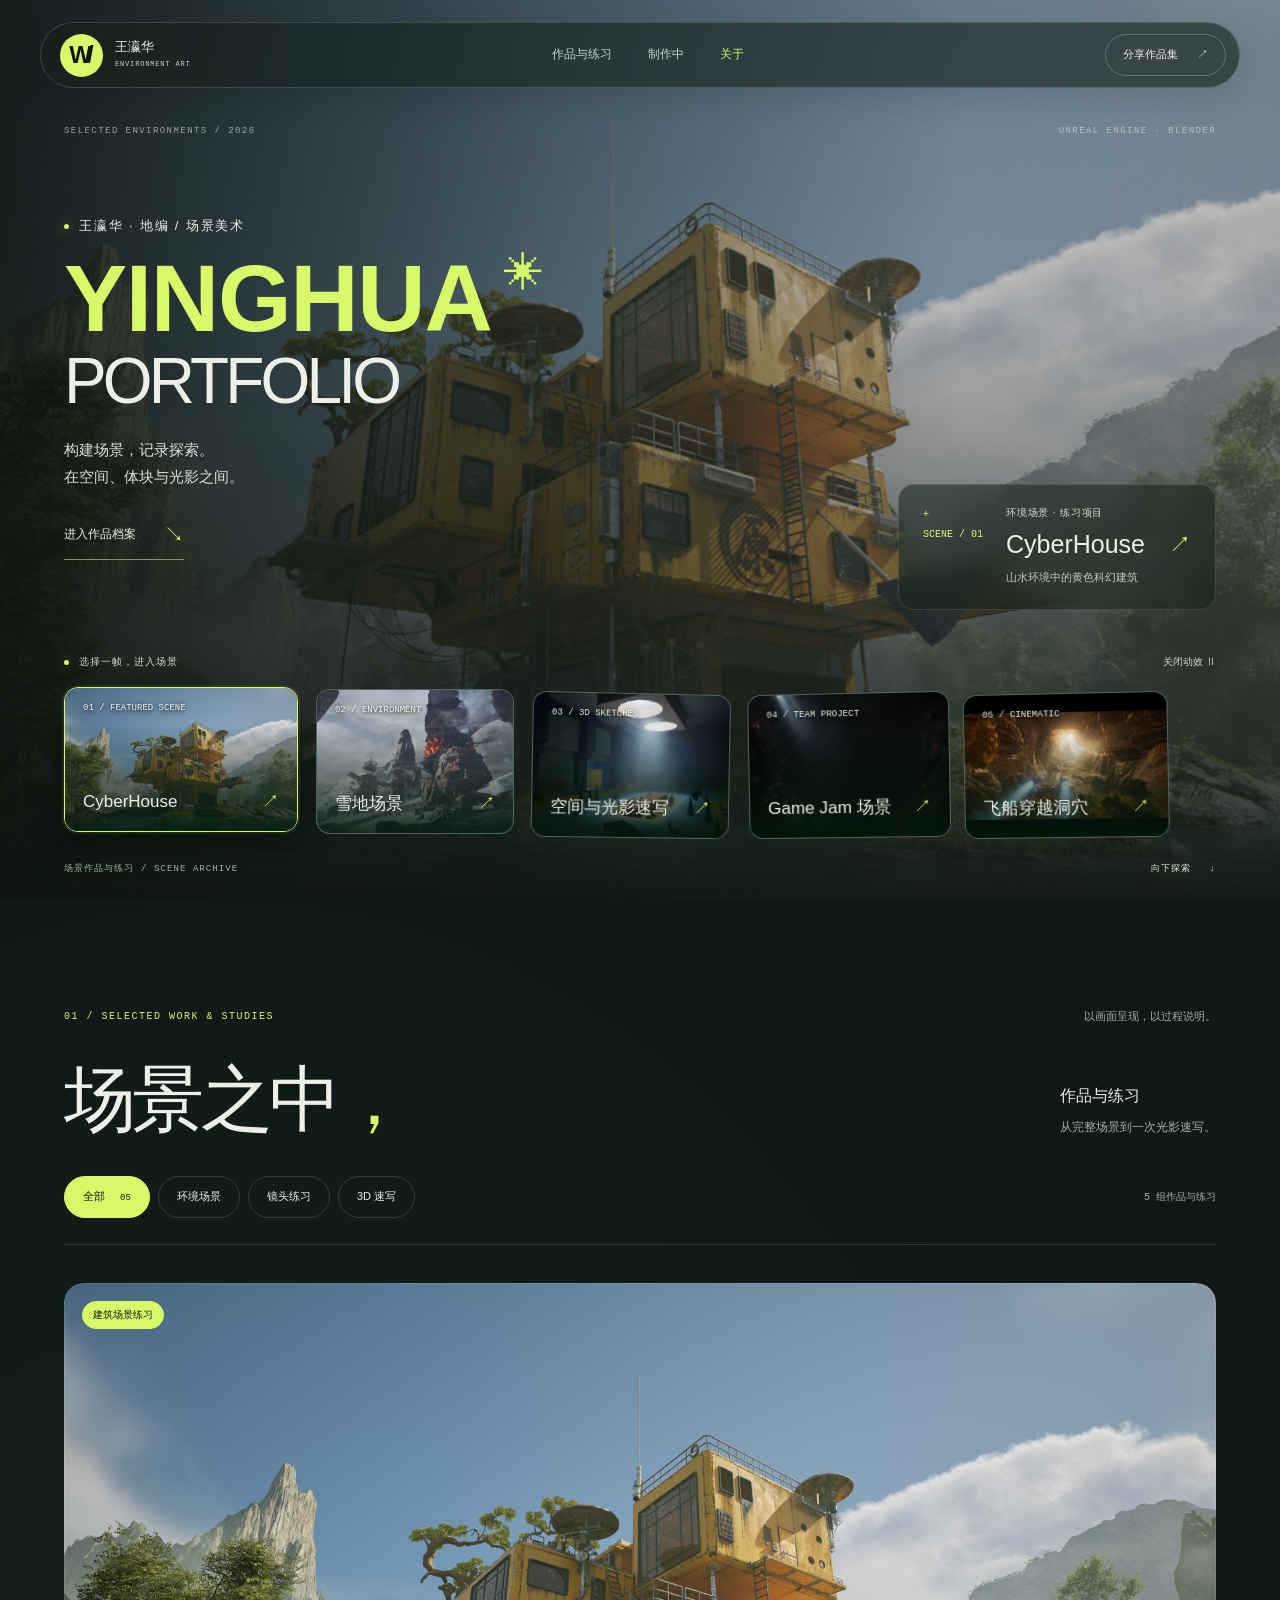
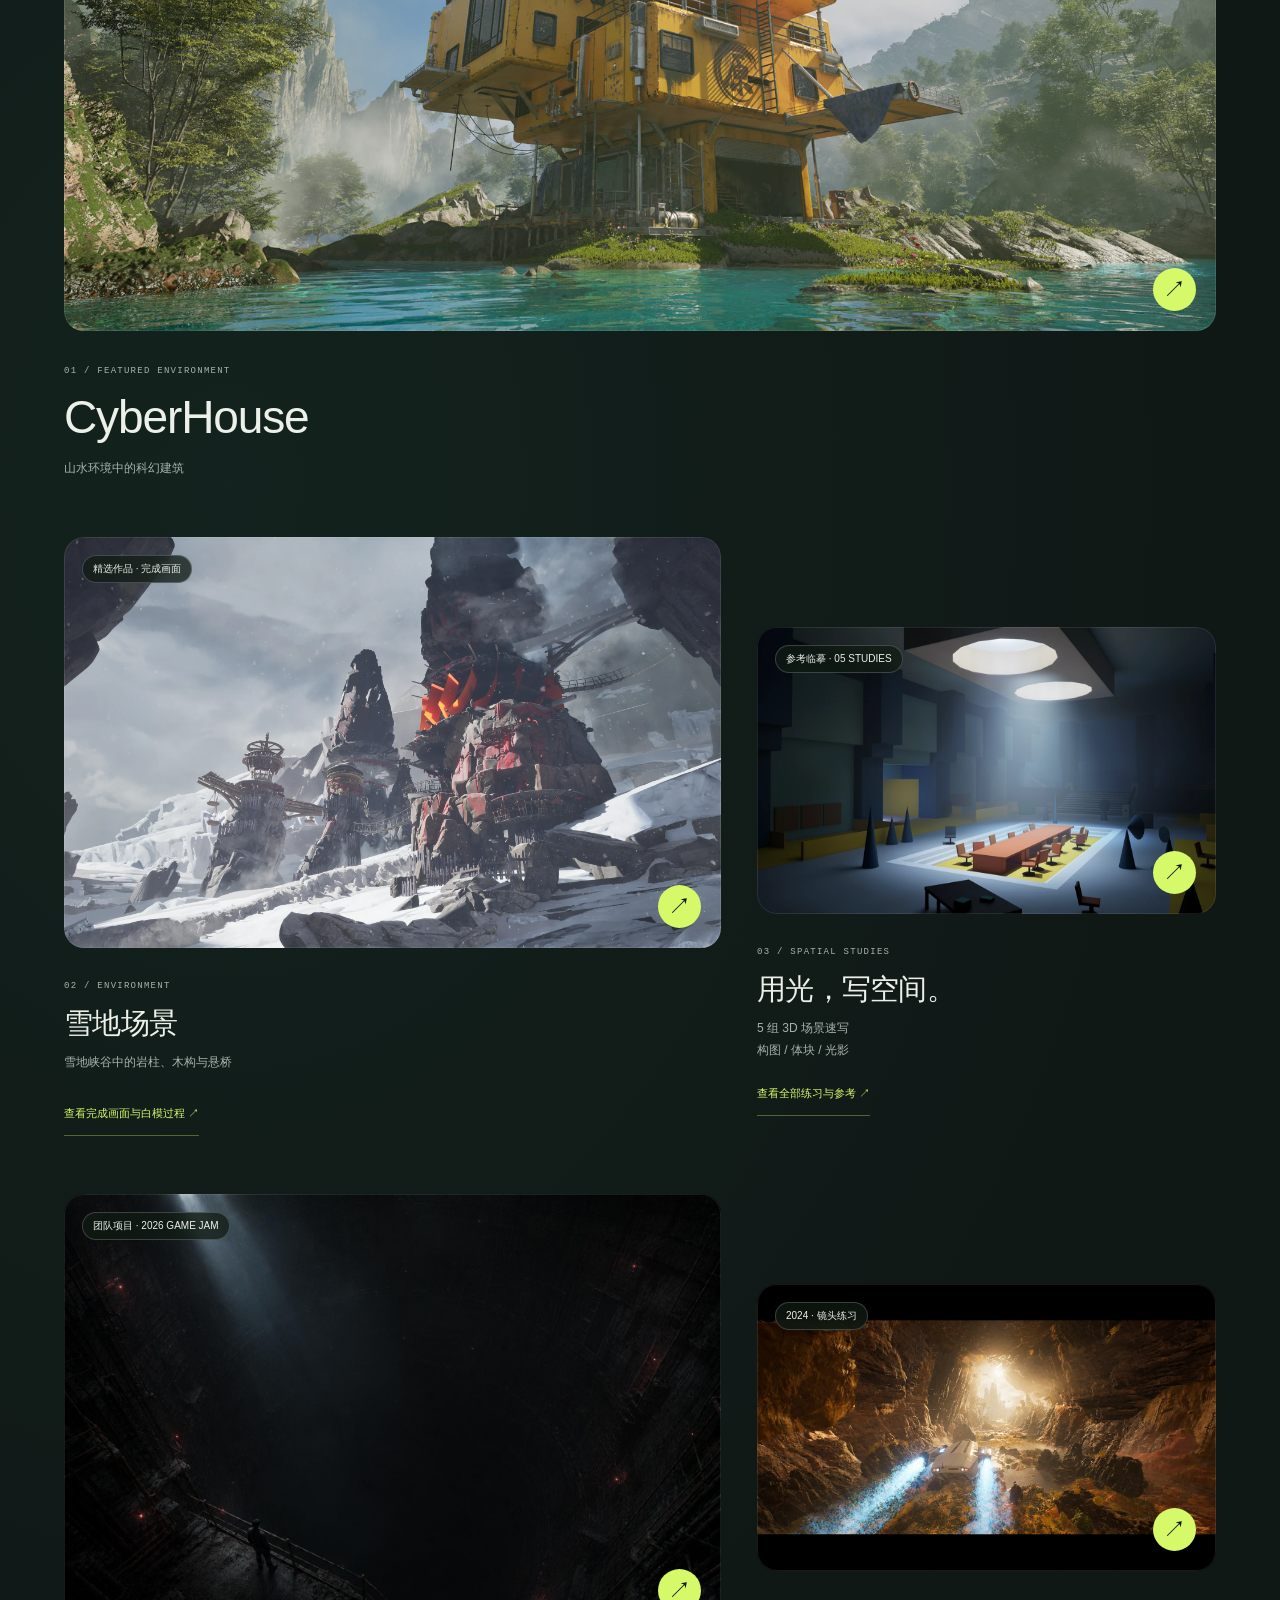
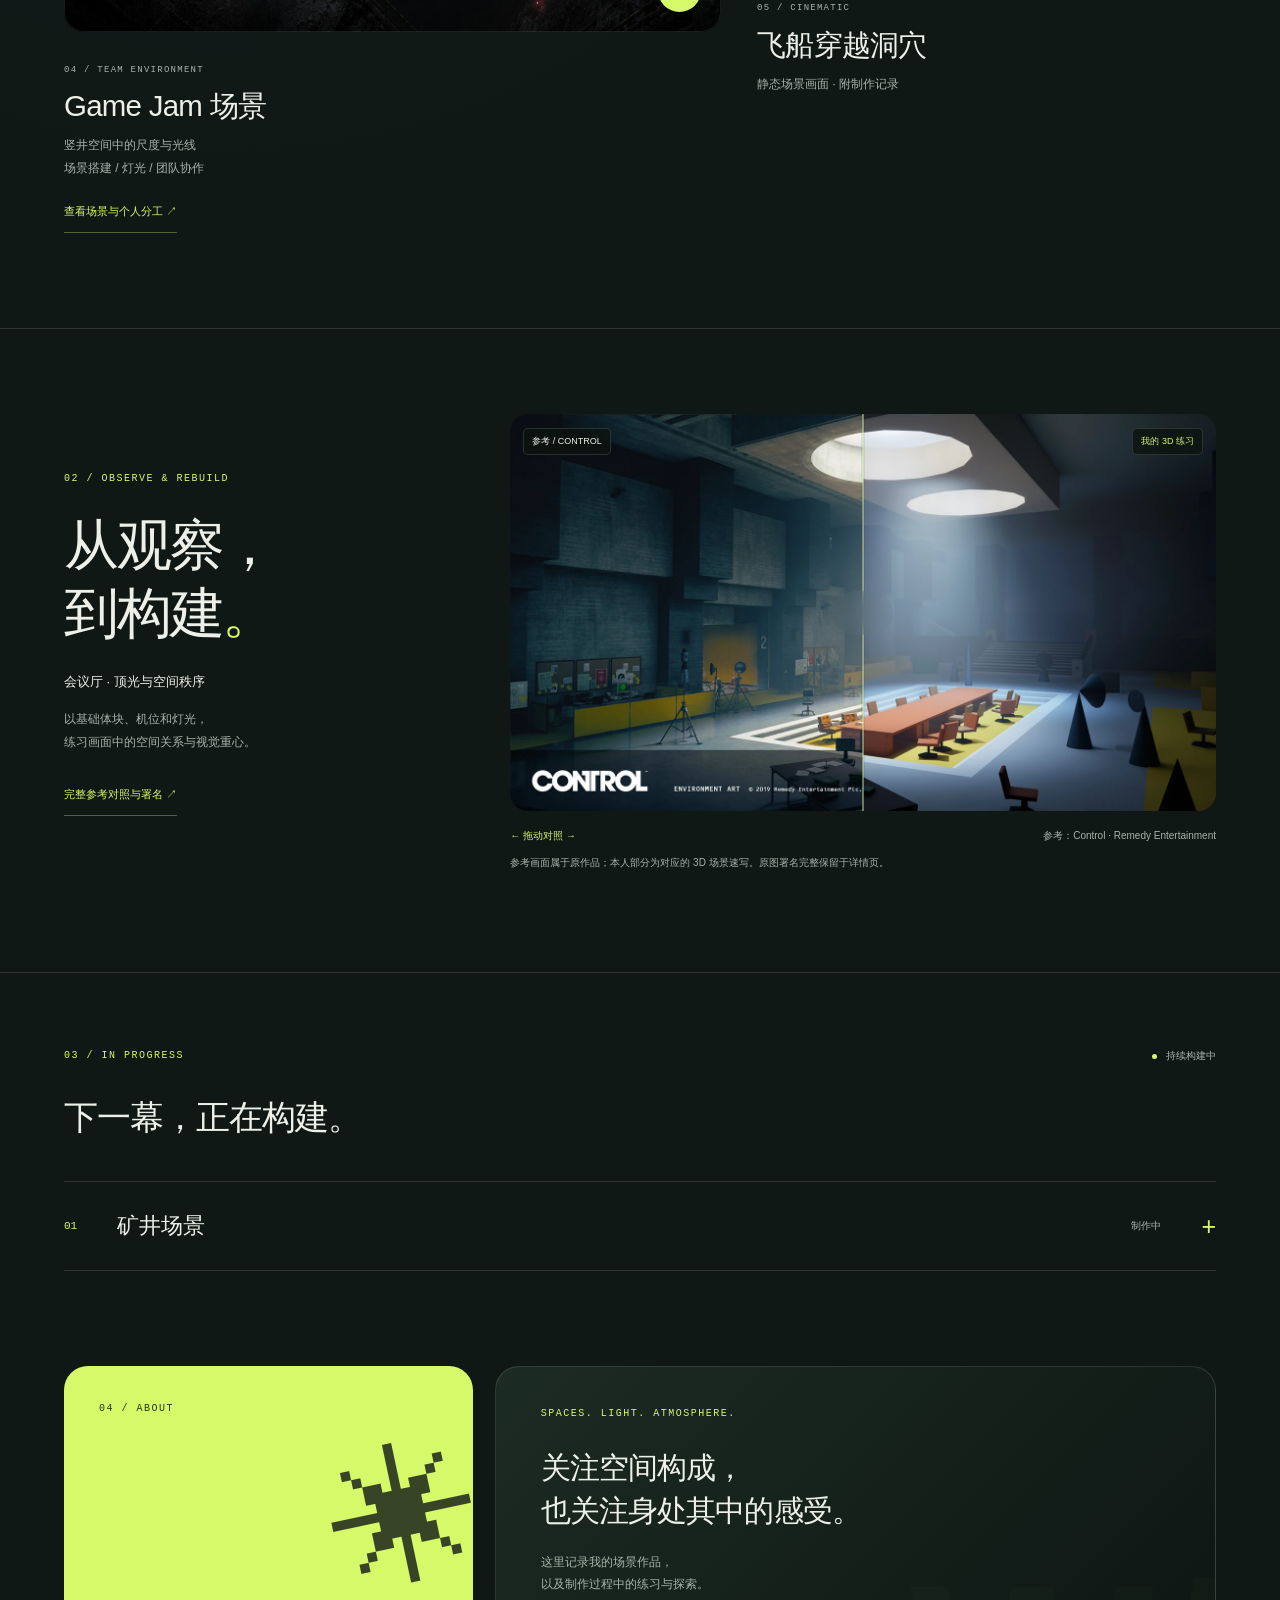
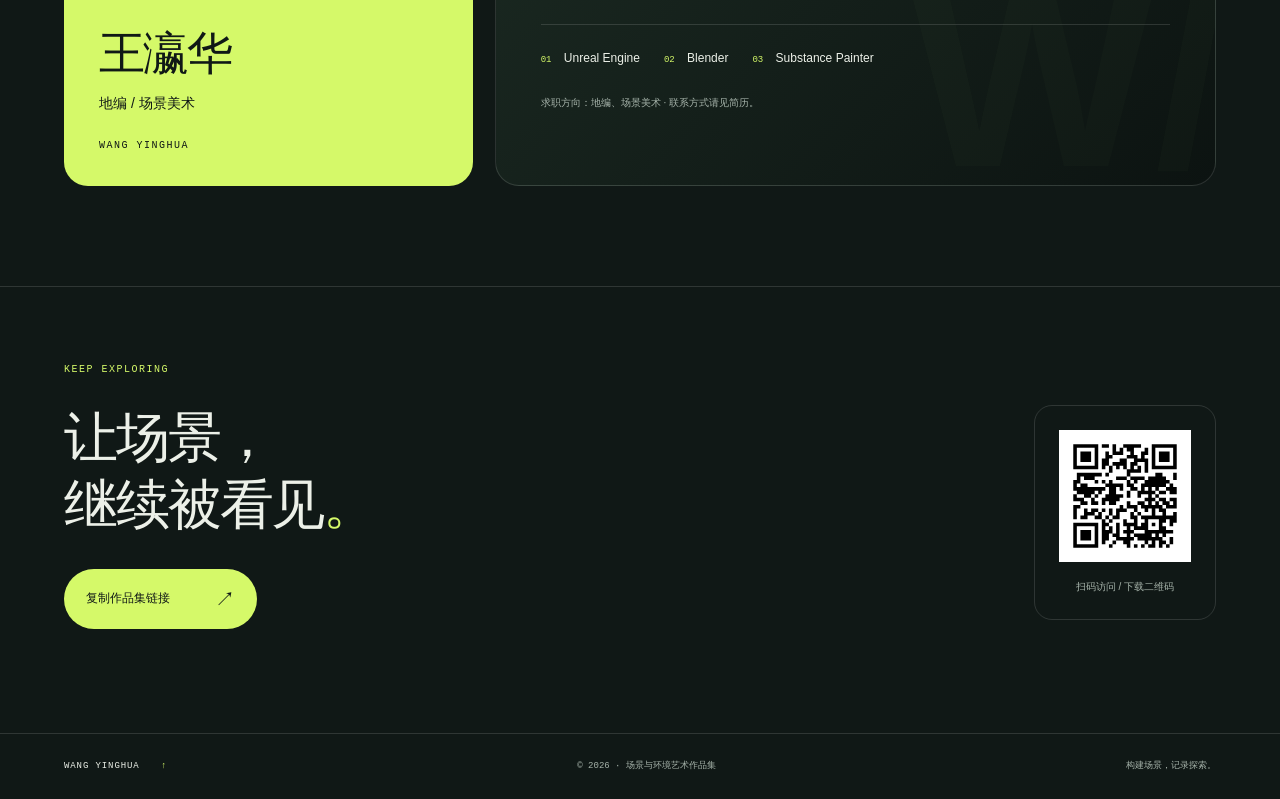
<file: index.html>
<!doctype html>
<html lang="zh-CN"><head>
<meta charset="utf-8"><meta name="viewport" content="width=device-width,initial-scale=1">
<title>王瀛华｜地编与场景美术作品集</title>
<meta name="description" content="王瀛华的地编与场景美术作品集。雪地场景、Game Jam 团队项目、CyberHouse 场景练习与镜头、速写，附白模过程、个人分工及参考对照。">
<meta name="theme-color" content="#101816"><link rel="canonical" href="https://lemonya1.github.io/">
<meta property="og:title" content="王瀛华｜地编与场景美术"><meta property="og:description" content="构建场景，记录探索。"><meta property="og:type" content="website"><meta property="og:image" content="https://lemonya1.github.io/assets/cyberhouse.jpg">
<link rel="icon" href="assets/favicon.svg" type="image/svg+xml"><link rel="stylesheet" href="experience.css?v=arrows-20261105"><script src="site.js?v=c9a1d6e" defer></script><script src="experience.js?v=c9a1d6e" defer></script>
</head><body class="experience-home">
<a class="skip" href="#content">跳至内容</a><header class="floating-header"><a class="identity" href="./" aria-label="王瀛华作品集首页"><span class="identity-mark">W<span>/</span></span><span>王瀛华<small>ENVIRONMENT ART</small></span></a><nav aria-label="主导航"><a href="./#studies">作品与练习</a><a href="./#current">制作中</a><a href="./#about">关于</a></nav><a class="nav-contact" href="./#share">分享作品集 <span aria-hidden="true">↗</span></a></header>
<main id="content">
<section class="scene-hero" aria-labelledby="hero-title">
 <div class="scene-backdrop" aria-hidden="true"><img class="scene-layer" src="assets/snow-scene.webp" width="2560" height="1440" alt="" loading="lazy" data-backdrop="snow"><img class="scene-layer is-current" src="assets/cyberhouse.jpg" width="1920" height="1080" alt="" fetchpriority="high" data-backdrop="cyberhouse"><img class="scene-layer" src="assets/flight.jpg" width="1672" height="940" alt="" loading="lazy" data-backdrop="flight"><img class="scene-layer scene-gamejam" src="assets/gamejam-scene.jpg" width="1536" height="1024" alt="" loading="lazy" data-backdrop="gamejam"><div class="scene-layer scene-sketch" data-backdrop="sketches"><img src="assets/sketch-control.webp" width="1440" height="1620" alt="" loading="lazy"></div></div>
 <div class="hero-vignette" aria-hidden="true"></div><div class="scene-grain" aria-hidden="true"></div>
 <div class="hero-topline"><span>SELECTED ENVIRONMENTS / 2026</span><span>UNREAL ENGINE · BLENDER</span></div>
 <div class="hero-wordmark"><p class="hero-eyebrow"><span class="signal-dot"></span> 王瀛华 · 地编 / 场景美术</p><h1 id="hero-title"><span class="name-line">YINGHUA<i aria-hidden="true">✳</i></span><span class="portfolio-line">PORTFOLIO</span><span class="sr-only">王瀛华作品集</span></h1><p class="hero-statement">构建场景，记录探索。<br>在空间、体块与光影之间。</p><a class="hero-browse" href="#studies">进入作品档案 <span aria-hidden="true">↘</span></a></div>
 <div class="scene-caption"><span class="scene-coordinate" aria-hidden="true">+<br>SCENE / <b data-scene-number>01</b></span><div><p data-scene-type>环境场景 · 练习项目</p><a href="study-cyberhouse.html" data-scene-link><span data-scene-name>CyberHouse</span><span aria-hidden="true">↗</span></a><small data-scene-note>山水环境中的黄色科幻建筑</small></div></div>
 <div class="hero-bottom"><div class="strip-heading"><p><span class="signal-dot"></span> 选择一帧，进入场景</p><button class="motion-toggle" type="button" aria-pressed="false">关闭动效 <span aria-hidden="true">Ⅱ</span></button></div><div class="scene-strip" role="group" aria-label="首屏场景切换"><button class="scene-card is-active" type="button" data-scene="cyberhouse" aria-pressed="true" aria-label="预览 CyberHouse 建筑场景"><img src="assets/cyberhouse.jpg" alt="CyberHouse 场景练习缩略图" width="1920" height="1080"><span class="strip-number">01 / FEATURED SCENE</span><span class="strip-title">CyberHouse <span>↗</span></span></button>
  <button class="scene-card" type="button" data-scene="snow" aria-pressed="false" aria-label="预览雪地场景完成画面"><img src="assets/snow-scene.webp" alt="雪地峡谷中的岩柱、木构建筑与悬桥" width="2560" height="1440"><span class="strip-number">02 / ENVIRONMENT</span><span class="strip-title">雪地场景 <span>↗</span></span></button>
  <button class="scene-card" type="button" data-scene="sketches" aria-pressed="false" aria-label="预览 3D 场景速写"><span class="study-crop"><img src="assets/sketch-control.webp" alt="本人会议厅 3D 练习缩略图" width="1440" height="1620"></span><span class="strip-number">03 / 3D SKETCHES</span><span class="strip-title">空间与光影速写 <span>↗</span></span></button>
  <button class="scene-card" type="button" data-scene="gamejam" aria-pressed="false" aria-label="预览 Game Jam 团队场景"><img src="assets/gamejam-scene.jpg" alt="Game Jam 竖井场景与顶部光束" width="1536" height="1024" loading="lazy"><span class="strip-number">04 / TEAM PROJECT</span><span class="strip-title">Game Jam 场景 <span>↗</span></span></button>
  <button class="scene-card" type="button" data-scene="flight" aria-pressed="false" aria-label="预览飞船穿越洞穴"><img src="assets/flight.jpg" alt="飞船洞穴镜头缩略图" width="1672" height="940"><span class="strip-number">05 / CINEMATIC</span><span class="strip-title">飞船穿越洞穴 <span>↗</span></span></button>
 </div><div class="hero-footnote"><span>场景作品与练习 / SCENE ARCHIVE</span><a href="#studies">向下探索 <span aria-hidden="true">↓</span></a></div></div>
</section>
<section class="works-section section-shell" id="studies" aria-labelledby="studies-title">
 <div class="section-top"><p class="section-code">01 / SELECTED WORK & STUDIES</p><span class="section-side">以画面呈现，以过程说明。</span></div><div class="works-heading"><h2 id="studies-title">场景之中<span>，</span></h2><p>作品与练习<br><span>从完整场景到一次光影速写。</span></p></div>
 <div class="work-filters" role="group" aria-label="按作品类型筛选"><button type="button" class="is-active" data-filter="all" aria-pressed="true">全部 <small>05</small></button><button type="button" data-filter="environment" aria-pressed="false">环境场景</button><button type="button" data-filter="cinematic" aria-pressed="false">镜头练习</button><button type="button" data-filter="sketches" aria-pressed="false">3D 速写</button><p class="filter-status" role="status" aria-live="polite">5 组作品与练习</p></div>
 <div class="editorial-grid"><article class="project-card project-featured" data-category="environment"><a href="study-cyberhouse.html" class="project-visual" data-tilt><img src="assets/cyberhouse.jpg" alt="山水环境中的黄色科幻建筑，CyberHouse 场景练习" width="1920" height="1080" loading="lazy"><span class="work-badge">建筑场景练习</span><span class="open-disc" aria-hidden="true">↗</span></a><div class="project-card-meta"><span>01 / FEATURED ENVIRONMENT</span><h3><a href="study-cyberhouse.html">CyberHouse</a></h3><p>山水环境中的科幻建筑</p></div></article>
  <article class="project-card project-large" data-category="environment"><a href="project-snow.html" class="project-visual" data-tilt><img src="assets/snow-scene.webp" alt="雪地场景完成画面：峡谷岩柱、木构建筑、悬桥与风雪" width="2560" height="1440" loading="lazy"><span class="work-badge">精选作品 · 完成画面</span><span class="open-disc" aria-hidden="true">↗</span></a><div class="project-card-meta"><span>02 / ENVIRONMENT</span><h3><a href="project-snow.html">雪地场景</a></h3><p>雪地峡谷中的岩柱、木构与悬桥</p><a href="project-snow.html#process" class="inline-arrow">查看完成画面与白模过程 ↗</a></div></article>
  <article class="project-card project-offset project-sketch" data-category="sketches"><a href="study-sketches.html" class="project-visual" data-tilt><span class="study-crop"><img src="assets/sketch-control.webp" alt="本人会议厅的 3D 场景速写，展示顶光、长桌和空间体块" width="1440" height="1620" loading="lazy"></span><span class="work-badge">参考临摹 · 05 STUDIES</span><span class="open-disc" aria-hidden="true">↗</span></a><div class="project-card-meta"><span>03 / SPATIAL STUDIES</span><h3><a href="study-sketches.html">用光，写空间。</a></h3><p>5 组 3D 场景速写<br>构图 / 体块 / 光影</p><a class="inline-arrow" href="study-sketches.html">查看全部练习与参考 ↗</a></div></article>
  <article class="project-card project-large project-team" data-category="environment"><a href="study-gamejam.html" class="project-visual" data-tilt><img src="assets/gamejam-scene.jpg" alt="Game Jam 团队项目的暗色竖井场景，人物站在环形栈道上，顶部光束照进深井" width="1536" height="1024" loading="lazy"><span class="work-badge">团队项目 · 2026 GAME JAM</span><span class="open-disc" aria-hidden="true">↗</span></a><div class="project-card-meta"><span>04 / TEAM ENVIRONMENT</span><h3><a href="study-gamejam.html">Game Jam 场景</a></h3><p>竖井空间中的尺度与光线<br>场景搭建 / 灯光 / 团队协作</p><a class="inline-arrow" href="study-gamejam.html#contribution">查看场景与个人分工 ↗</a></div></article>
  <article class="project-card project-offset" data-category="cinematic"><a href="study-flight.html" class="project-visual" data-tilt><img src="assets/flight.jpg" alt="飞船穿过由暖光照亮的岩石洞穴" width="1672" height="940" loading="lazy"><span class="work-badge">2024 · 镜头练习</span><span class="open-disc" aria-hidden="true">↗</span></a><div class="project-card-meta"><span>05 / CINEMATIC</span><h3><a href="study-flight.html">飞船穿越洞穴</a></h3><p>静态场景画面 · 附制作记录</p></div></article>
 </div>
</section>
<section class="comparison-section section-shell" aria-labelledby="comparison-title"><div class="comparison-copy"><p class="section-code">02 / OBSERVE & REBUILD</p><h2 id="comparison-title">从观察，<br>到构建<span>。</span></h2><p>会议厅 · 顶光与空间秩序</p><p class="subtle">以基础体块、机位和灯光，<br>练习画面中的空间关系与视觉重心。</p><a class="inline-arrow" href="study-sketches.html">完整参考对照与署名 ↗</a></div><div class="comparison-module"><div class="compare-stage" style="--split:50%"><div class="compare-study"><img src="assets/sketch-control.webp" alt="本人对应的会议厅3D练习" width="1440" height="1620" loading="lazy"></div><div class="compare-reference"><img src="assets/sketch-control.webp" alt="Control 原作参考画面" width="1440" height="1620" loading="lazy"></div><span class="compare-label reference-label">参考 / CONTROL</span><span class="compare-label study-label">我的 3D 练习</span><div class="compare-divider" aria-hidden="true"><span class="compare-handle"><svg viewBox="0 0 36 20" focusable="false"><path d="m9 5-5 5 5 5M27 5l5 5-5 5"/><path class="compare-grip" d="M16 5v10M20 5v10"/></svg></span></div><label class="sr-only" for="comparison-range">调整参考画面与本人练习的显示比例</label><input id="comparison-range" type="range" min="0" max="100" value="50" aria-valuetext="参考画面占 50%，本人练习占 50%"></div><div class="comparison-footer"><span>← 拖动对照 →</span><span>参考：Control · Remedy Entertainment</span></div><p class="reference-note">参考画面属于原作品；本人部分为对应的 3D 场景速写。原图署名完整保留于详情页。</p></div></section>
<section class="progress-section section-shell" id="current" aria-labelledby="current-title"><div class="section-top"><p class="section-code">03 / IN PROGRESS</p><span class="status-dot">持续构建中</span></div><h2 id="current-title">下一幕，正在构建。</h2><div class="progress-list"><details><summary><span class="row-number">01</span><span>矿井场景</span><span class="progress-label">制作中</span><span class="expand-symbol" aria-hidden="true">+</span></summary><p>矿井场景正在制作。阶段画面、制作过程与完整展示将在后续补充。</p></details></div></section>
<section class="about-section section-shell" id="about" aria-labelledby="about-title"><div class="about-lime"><span class="section-code">04 / ABOUT</span><span class="about-star" aria-hidden="true">✳</span><h2 id="about-title">王瀛华</h2><p>地编 / 场景美术</p><span class="about-english">WANG YINGHUA</span></div><div class="about-dark"><p class="section-code">SPACES. LIGHT. ATMOSPHERE.</p><h3>关注空间构成，<br>也关注身处其中的感受。</h3><p>这里记录我的场景作品，<br>以及制作过程中的练习与探索。</p><div class="tool-list"><span><small>01</small> Unreal Engine</span><span><small>02</small> Blender</span><span><small>03</small> Substance Painter</span></div><p class="about-contact">求职方向：地编、场景美术 · 联系方式请见简历。</p></div></section>
<section class="share-section section-shell" id="share" aria-labelledby="share-title"><div><p class="section-code">KEEP EXPLORING</p><h2 id="share-title">让场景，<br>继续被看见<span>。</span></h2><button type="button" class="share-copy" data-copy-url>复制作品集链接 <span aria-hidden="true">↗</span></button><p class="copy-status" role="status" aria-live="polite"></p></div><a class="qr-link" href="assets/portfolio-qr.png" download="王瀛华作品集二维码.png"><img src="assets/portfolio-qr.svg" alt="作品集首页二维码" width="132" height="132" loading="lazy"><span>扫码访问 / 下载二维码</span></a></section>
</main><footer class="experience-footer section-shell"><a href="#content">WANG YINGHUA <span aria-hidden="true">↑</span></a><span>© 2026 · 场景与环境艺术作品集</span><span>构建场景，记录探索。</span></footer>
<div class="reading-progress" aria-hidden="true"></div>
</body></html>
</file>
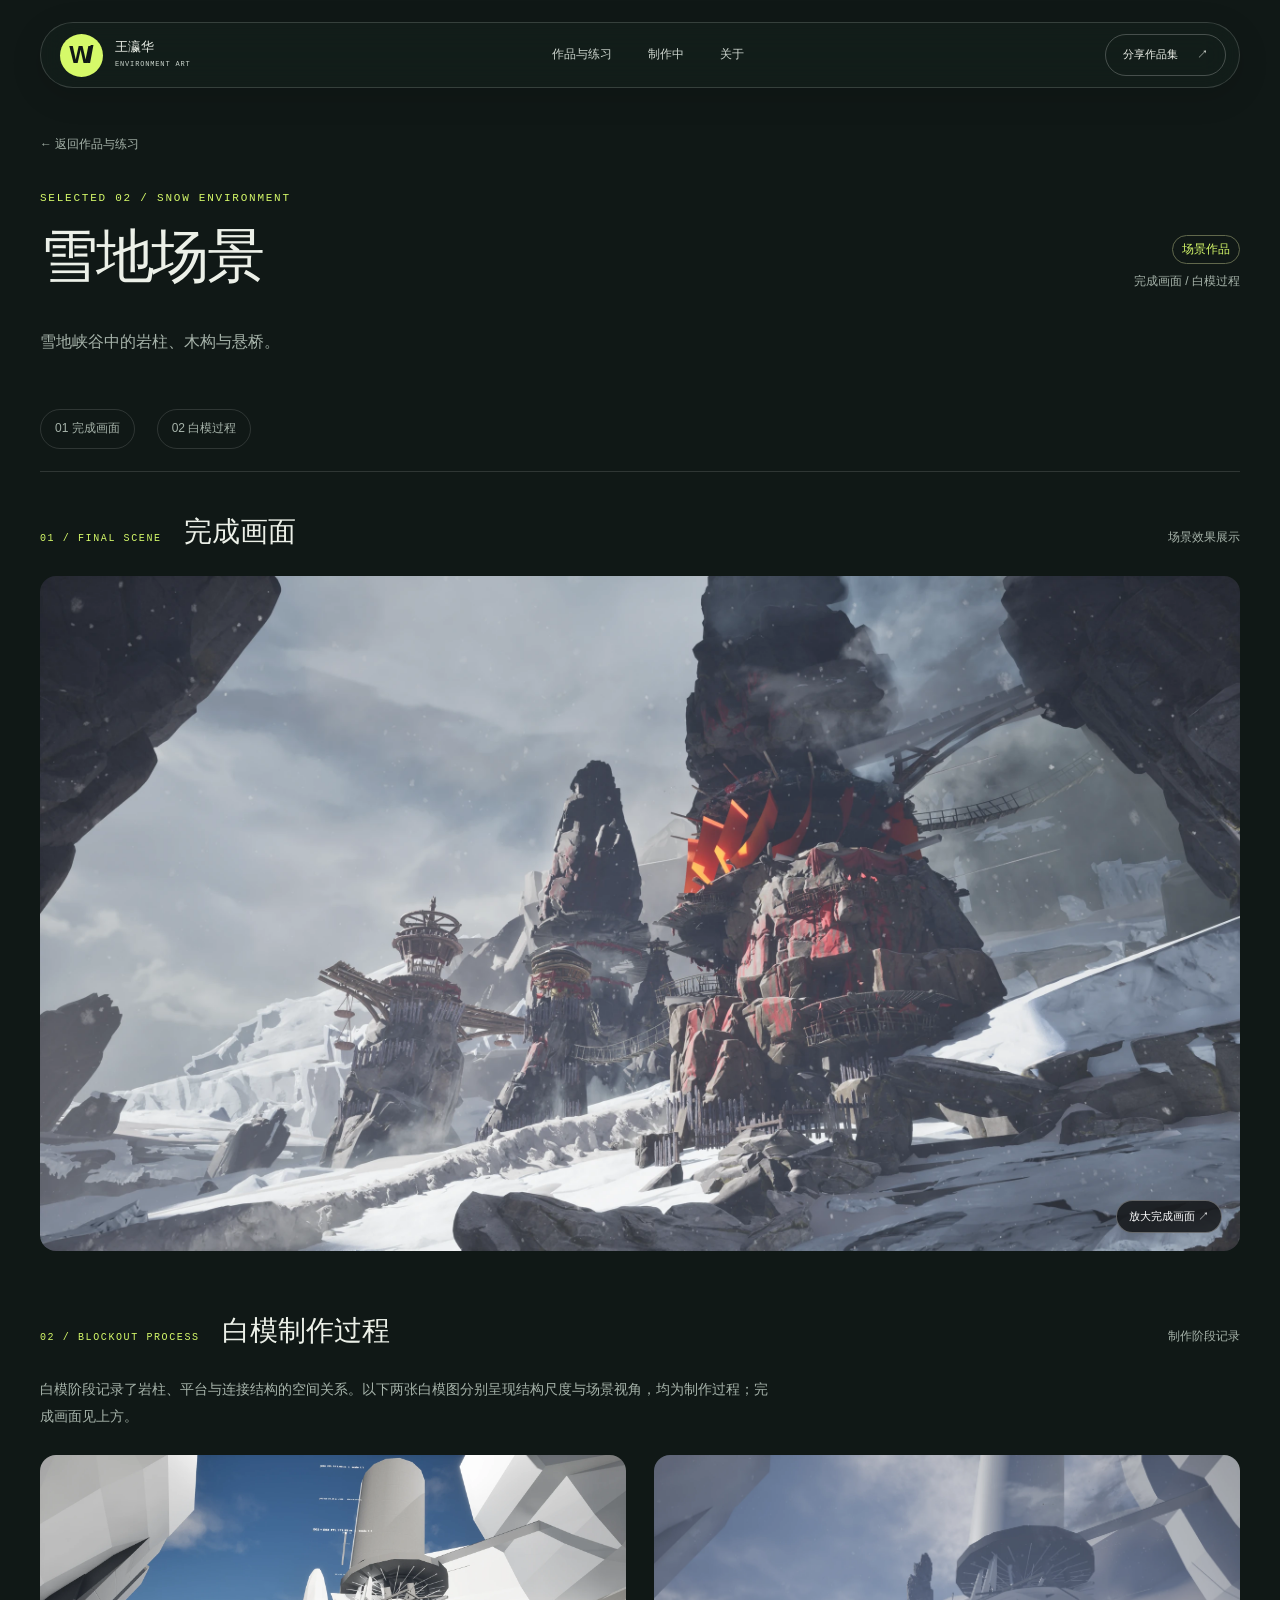
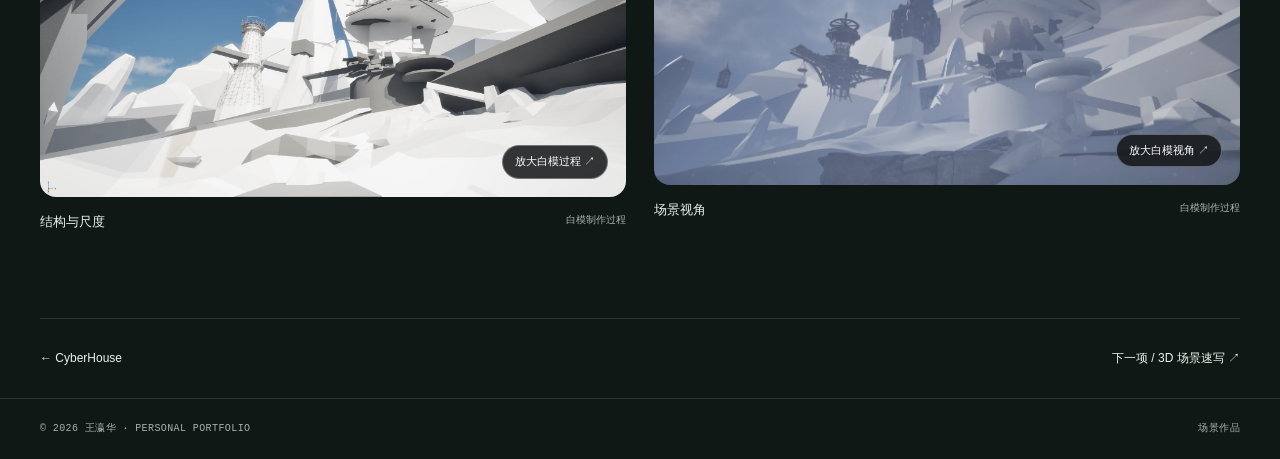
<file: project-snow.html>
<!doctype html><html lang="zh-CN"><head><meta charset="utf-8"><meta name="viewport" content="width=device-width,initial-scale=1"><title>雪地场景 · 完成画面与白模过程｜王瀛华</title><meta name="description" content="王瀛华的雪地场景作品：完成画面与白模制作过程，展示雪地峡谷中的岩柱、木构与悬桥。"><meta name="theme-color" content="#101816"><link rel="canonical" href="https://lemonya1.github.io/project-snow.html"><meta property="og:title" content="雪地场景｜王瀛华"><meta property="og:image" content="https://lemonya1.github.io/assets/snow-scene.webp"><link rel="icon" href="assets/favicon.svg" type="image/svg+xml"><link rel="stylesheet" href="style.css"><link rel="stylesheet" href="interview.css"><link rel="stylesheet" href="experience.css?v=arrows-20261105"><script src="site.js?v=c9a1d6e" defer></script><script src="experience.js?v=c9a1d6e" defer></script></head><body class="experience-detail"><a class="skip" href="#content">跳至内容</a><header class="floating-header"><a class="identity" href="./" aria-label="王瀛华作品集首页"><span class="identity-mark">W<span>/</span></span><span>王瀛华<small>ENVIRONMENT ART</small></span></a><nav aria-label="主导航"><a href="./#studies">作品与练习</a><a href="./#current">制作中</a><a href="./#about">关于</a></nav><a class="nav-contact" href="./#share">分享作品集 <span aria-hidden="true">↗</span></a></header>
<main id="content" class="content-width project-top"><a class="back-link" href="./#studies">← 返回作品与练习</a><div class="project-title"><div><p class="eyebrow">SELECTED 02 / SNOW ENVIRONMENT</p><h1>雪地场景</h1></div><p class="project-category"><span class="study-badge">场景作品</span><br>完成画面 / 白模过程</p></div><p class="snow-intro">雪地峡谷中的岩柱、木构与悬桥。</p><nav class="project-jump" aria-label="场景展示目录"><a href="#final-image">01 完成画面</a><a href="#process">02 白模过程</a></nav>
<section class="snow-stage" id="final-image" aria-labelledby="final-title"><div class="snow-stage-heading"><p class="eyebrow">01 / FINAL SCENE</p><h2 id="final-title">完成画面</h2><span>场景效果展示</span></div><button class="image-open" type="button" data-image="assets/snow-scene.webp" aria-label="放大雪地场景完成画面"><img src="assets/snow-scene.webp" alt="完成画面：雪地峡谷中，岩柱上的木构建筑由悬桥连接，风雪与红色构件形成画面层次" width="2560" height="1440" fetchpriority="high"><span>放大完成画面 ↗</span></button></section>
<section class="snow-stage" id="process" aria-labelledby="process-title"><div class="snow-stage-heading"><p class="eyebrow">02 / BLOCKOUT PROCESS</p><h2 id="process-title">白模制作过程</h2><span>制作阶段记录</span></div><p class="snow-process-note">白模阶段记录了岩柱、平台与连接结构的空间关系。以下两张白模图分别呈现结构尺度与场景视角，均为制作过程；完成画面见上方。</p><div class="snow-process-grid"><figure class="process-view"><button class="image-open" type="button" data-image="assets/snow-blockout.webp" aria-label="放大雪地场景白模制作过程"><img src="assets/snow-blockout.webp" alt="白模制作过程：以基础体块呈现岩柱、环形平台、桥梁与周围地形的空间关系，含编辑器尺度标记" width="1920" height="1119" loading="lazy"><span>放大白模过程 ↗</span></button><figcaption><span>结构与尺度</span><small>白模制作过程</small></figcaption></figure><figure class="process-view"><button class="image-open" type="button" data-image="assets/snow-blockout-view.webp" aria-label="放大雪地白模场景视角"><img src="assets/snow-blockout-view.webp" alt="白模制作过程的场景视角：岩柱与木构平台围绕中央空间排列，远近桥梁连接，圆柱等基础体块仍保留" width="2398" height="1349" loading="lazy"><span>放大白模视角 ↗</span></button><figcaption><span>场景视角</span><small>白模制作过程</small></figcaption></figure></div></section>
<div class="project-bottom"><a href="study-cyberhouse.html">← CyberHouse</a><a href="study-sketches.html">下一项 / 3D 场景速写 ↗</a></div></main><footer class="site-footer content-width"><span>© 2026 王瀛华 · PERSONAL PORTFOLIO</span><span>场景作品</span></footer><dialog class="lightbox" aria-label="雪地场景完成画面与白模过程预览"><button class="lightbox-close" type="button">关闭 ×</button><div class="lightbox-controls"><button type="button" data-prev aria-label="上一张">← 上一张</button><span class="lightbox-count" aria-live="polite"></span><button type="button" data-next aria-label="下一张">下一张 →</button></div><img alt=""><p class="lightbox-caption"></p></dialog></body></html>
</file>
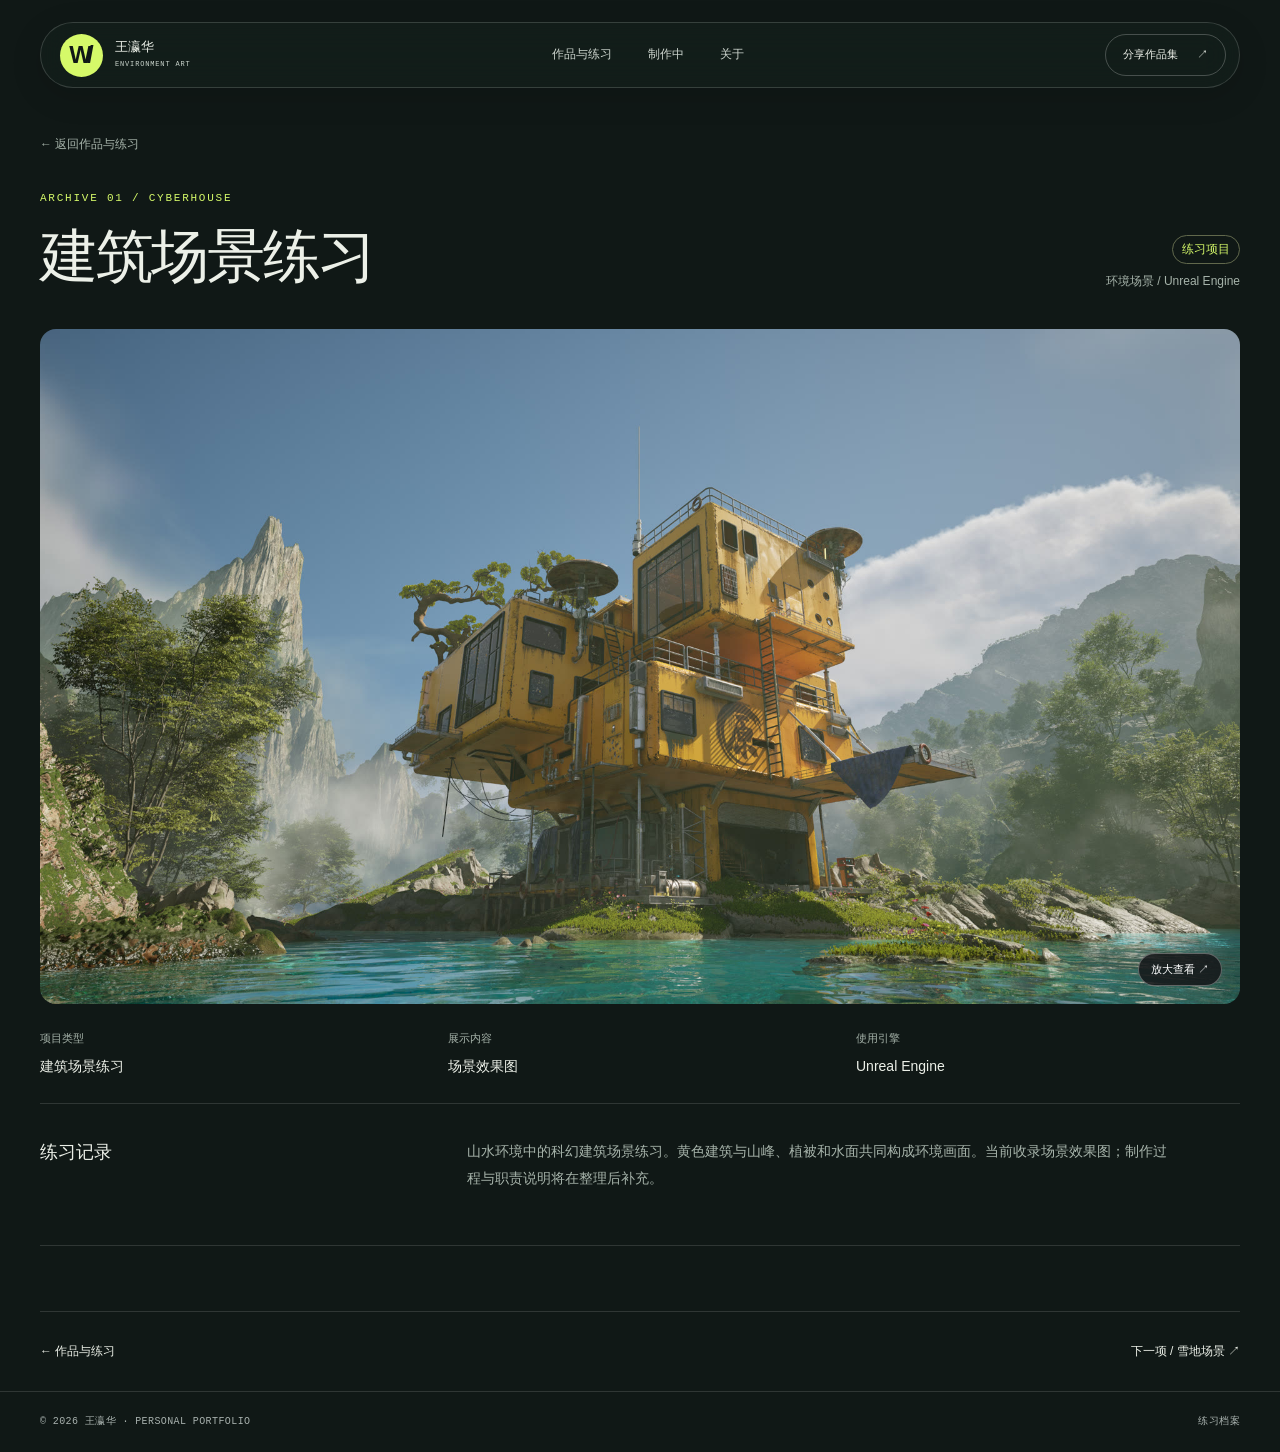
<file: study-cyberhouse.html>
<!doctype html><html lang="zh-CN"><head><meta charset="utf-8"><meta name="viewport" content="width=device-width,initial-scale=1"><title>建筑场景练习 · CyberHouse｜王瀛华</title><meta name="description" content="王瀛华的 CyberHouse 建筑场景练习档案，展示山水环境中的黄色科幻建筑。"><meta name="theme-color" content="#141719"><link rel="canonical" href="https://lemonya1.github.io/study-cyberhouse.html"><meta property="og:title" content="建筑场景练习 · CyberHouse｜王瀛华"><meta property="og:image" content="https://lemonya1.github.io/assets/cyberhouse.jpg"><link rel="icon" href="assets/favicon.svg" type="image/svg+xml"><link rel="stylesheet" href="style.css"><link rel="stylesheet" href="interview.css"><link rel="stylesheet" href="experience.css?v=arrows-20261105"><script src="site.js?v=c9a1d6e" defer></script><script src="experience.js?v=c9a1d6e" defer></script></head><body class="experience-detail">
<a class="skip" href="#content">跳至内容</a><header class="floating-header"><a class="identity" href="./" aria-label="王瀛华作品集首页"><span class="identity-mark">W<span>/</span></span><span>王瀛华<small>ENVIRONMENT ART</small></span></a><nav aria-label="主导航"><a href="./#studies">作品与练习</a><a href="./#current">制作中</a><a href="./#about">关于</a></nav><a class="nav-contact" href="./#share">分享作品集 <span aria-hidden="true">↗</span></a></header>
<main id="content" class="content-width project-top"><a class="back-link" href="./#studies">← 返回作品与练习</a><div class="project-title"><div><p class="eyebrow">ARCHIVE 01 / CYBERHOUSE</p><h1>建筑场景练习</h1></div><p class="project-category"><span class="study-badge">练习项目</span><br>环境场景 / Unreal Engine</p></div><button class="image-open" type="button" data-image="assets/cyberhouse.jpg" aria-label="放大建筑场景练习效果图"><img src="assets/cyberhouse.jpg" alt="黄色科幻建筑与山峰、植被和水面共同构成的环境场景练习" width="1920" height="1080"><span>放大查看 ↗</span></button><dl class="project-facts"><div><dt>项目类型</dt><dd>建筑场景练习</dd></div><div><dt>展示内容</dt><dd>场景效果图</dd></div><div><dt>使用引擎</dt><dd>Unreal Engine</dd></div></dl><div class="project-description"><h2>练习记录</h2><p>山水环境中的科幻建筑场景练习。黄色建筑与山峰、植被和水面共同构成环境画面。当前收录场景效果图；制作过程与职责说明将在整理后补充。</p></div><div class="project-bottom"><a href="./#studies">← 作品与练习</a><a href="project-snow.html">下一项 / 雪地场景 ↗</a></div></main><footer class="site-footer content-width"><span>© 2026 王瀛华 · PERSONAL PORTFOLIO</span><span>练习档案</span></footer><dialog class="lightbox" aria-label="建筑场景图片预览"><button class="lightbox-close" type="button">关闭 ×</button><div class="lightbox-controls"><button type="button" data-prev aria-label="上一张">← 上一张</button><span class="lightbox-count" aria-live="polite"></span><button type="button" data-next aria-label="下一张">下一张 →</button></div><img alt=""><p class="lightbox-caption"></p></dialog></body></html>
</file>
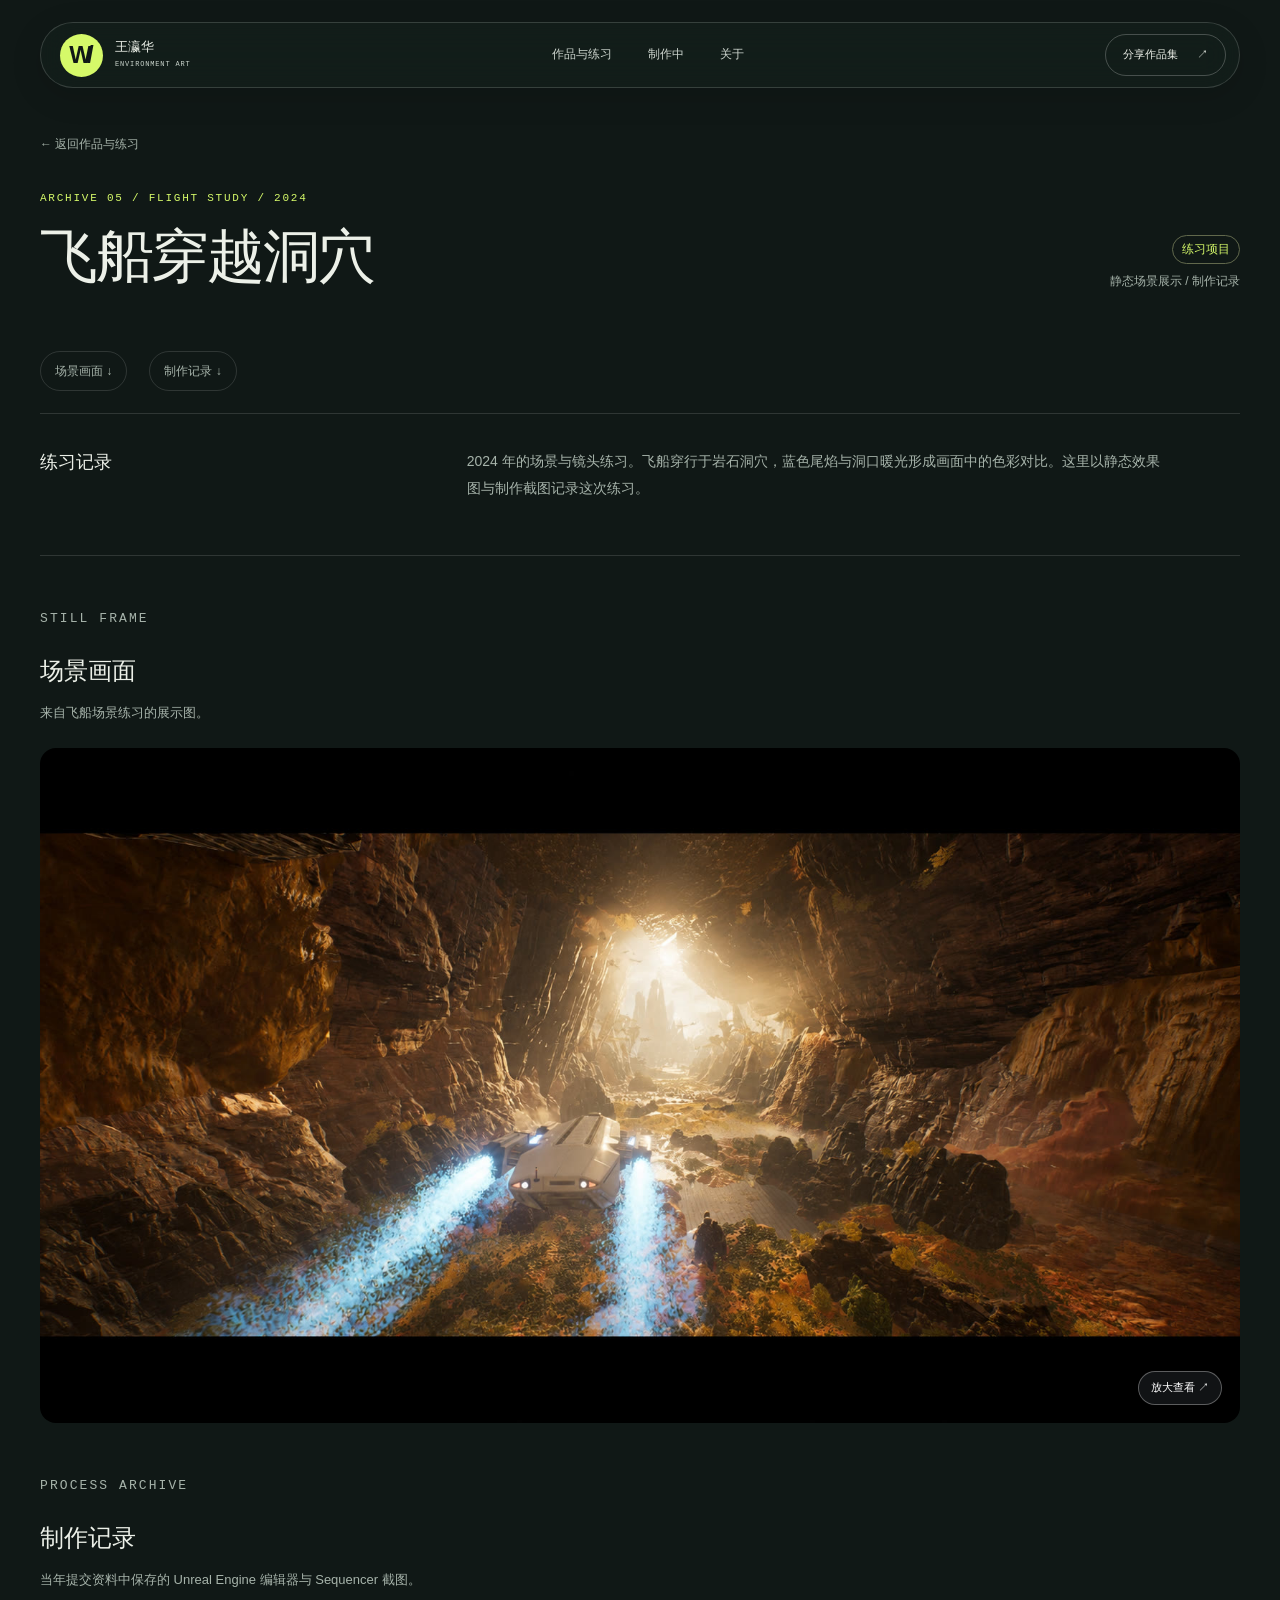
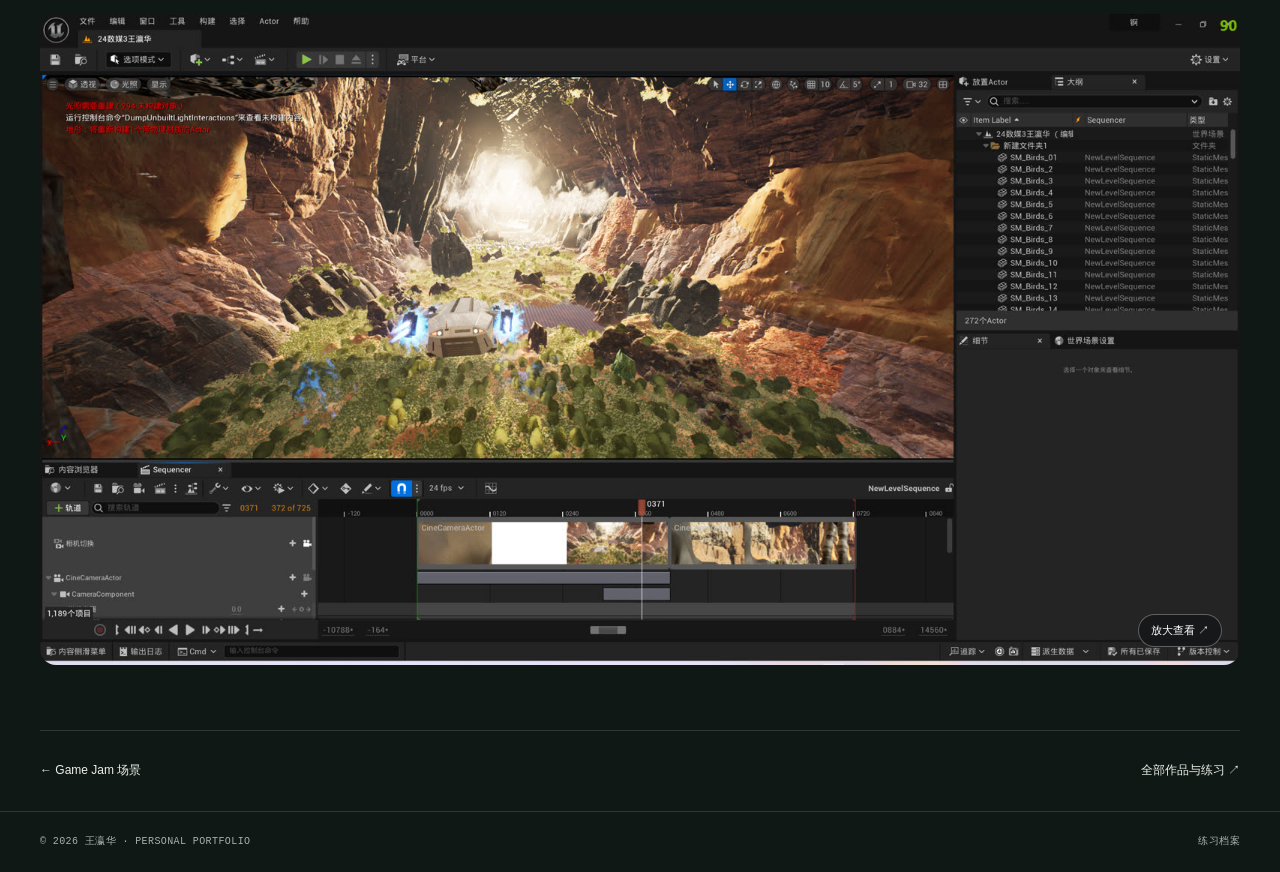
<file: study-flight.html>
<!doctype html><html lang="zh-CN"><head><meta charset="utf-8"><meta name="viewport" content="width=device-width,initial-scale=1"><title>飞船穿越洞穴 · 2024 场景练习｜王瀛华</title><meta name="description" content="王瀛华的 2024 年飞船穿越洞穴场景练习，包含静态效果图与 Unreal Engine Sequencer 制作截图。"><meta name="theme-color" content="#141719"><link rel="canonical" href="https://lemonya1.github.io/study-flight.html"><meta property="og:title" content="飞船穿越洞穴 · 2024 场景练习｜王瀛华"><meta property="og:image" content="https://lemonya1.github.io/assets/flight.jpg"><link rel="icon" href="assets/favicon.svg" type="image/svg+xml"><link rel="stylesheet" href="style.css"><link rel="stylesheet" href="interview.css"><link rel="stylesheet" href="experience.css?v=arrows-20261105"><script src="site.js?v=c9a1d6e" defer></script><script src="experience.js?v=c9a1d6e" defer></script></head><body class="experience-detail">
<a class="skip" href="#content">跳至内容</a><header class="floating-header"><a class="identity" href="./" aria-label="王瀛华作品集首页"><span class="identity-mark">W<span>/</span></span><span>王瀛华<small>ENVIRONMENT ART</small></span></a><nav aria-label="主导航"><a href="./#studies">作品与练习</a><a href="./#current">制作中</a><a href="./#about">关于</a></nav><a class="nav-contact" href="./#share">分享作品集 <span aria-hidden="true">↗</span></a></header>
<main id="content" class="content-width project-top"><a class="back-link" href="./#studies">← 返回作品与练习</a><div class="project-title"><div><p class="eyebrow">ARCHIVE 05 / FLIGHT STUDY / 2024</p><h1>飞船穿越洞穴</h1></div><p class="project-category"><span class="study-badge">练习项目</span><br>静态场景展示 / 制作记录</p></div><nav class="project-jump" aria-label="项目内容"><a href="#frame-title">场景画面 ↓</a><a href="#process-title">制作记录 ↓</a></nav><div class="project-description"><h2>练习记录</h2><p>2024 年的场景与镜头练习。飞船穿行于岩石洞穴，蓝色尾焰与洞口暖光形成画面中的色彩对比。这里以静态效果图与制作截图记录这次练习。</p></div><section class="project-section" aria-labelledby="frame-title"><p class="eyebrow">STILL FRAME</p><h2 id="frame-title">场景画面</h2><p>来自飞船场景练习的展示图。</p><button class="image-open" type="button" data-image="assets/flight.jpg" aria-label="放大飞船场景效果图"><img src="assets/flight.jpg" alt="飞船在金色光线照亮的岩石洞穴中飞行" width="1672" height="940" fetchpriority="high"><span>放大查看 ↗</span></button></section><section class="project-section" aria-labelledby="process-title"><p class="eyebrow">PROCESS ARCHIVE</p><h2 id="process-title">制作记录</h2><p>当年提交资料中保存的 Unreal Engine 编辑器与 Sequencer 截图。</p><button class="image-open" type="button" data-image="assets/flight-process.jpg" aria-label="放大飞船项目制作截图"><img src="assets/flight-process.jpg" alt="飞船洞穴场景的 Unreal Engine 编辑器和镜头时间轴" width="1600" height="868" loading="lazy"><span>放大查看 ↗</span></button></section><div class="project-bottom"><a href="study-gamejam.html">← Game Jam 场景</a><a href="./#studies">全部作品与练习 ↗</a></div></main><footer class="site-footer content-width"><span>© 2026 王瀛华 · PERSONAL PORTFOLIO</span><span>练习档案</span></footer><dialog class="lightbox" aria-label="飞船场景图片预览"><button class="lightbox-close" type="button">关闭 ×</button><div class="lightbox-controls"><button type="button" data-prev aria-label="上一张">← 上一张</button><span class="lightbox-count" aria-live="polite"></span><button type="button" data-next aria-label="下一张">下一张 →</button></div><img alt=""><p class="lightbox-caption"></p></dialog></body></html>
</file>
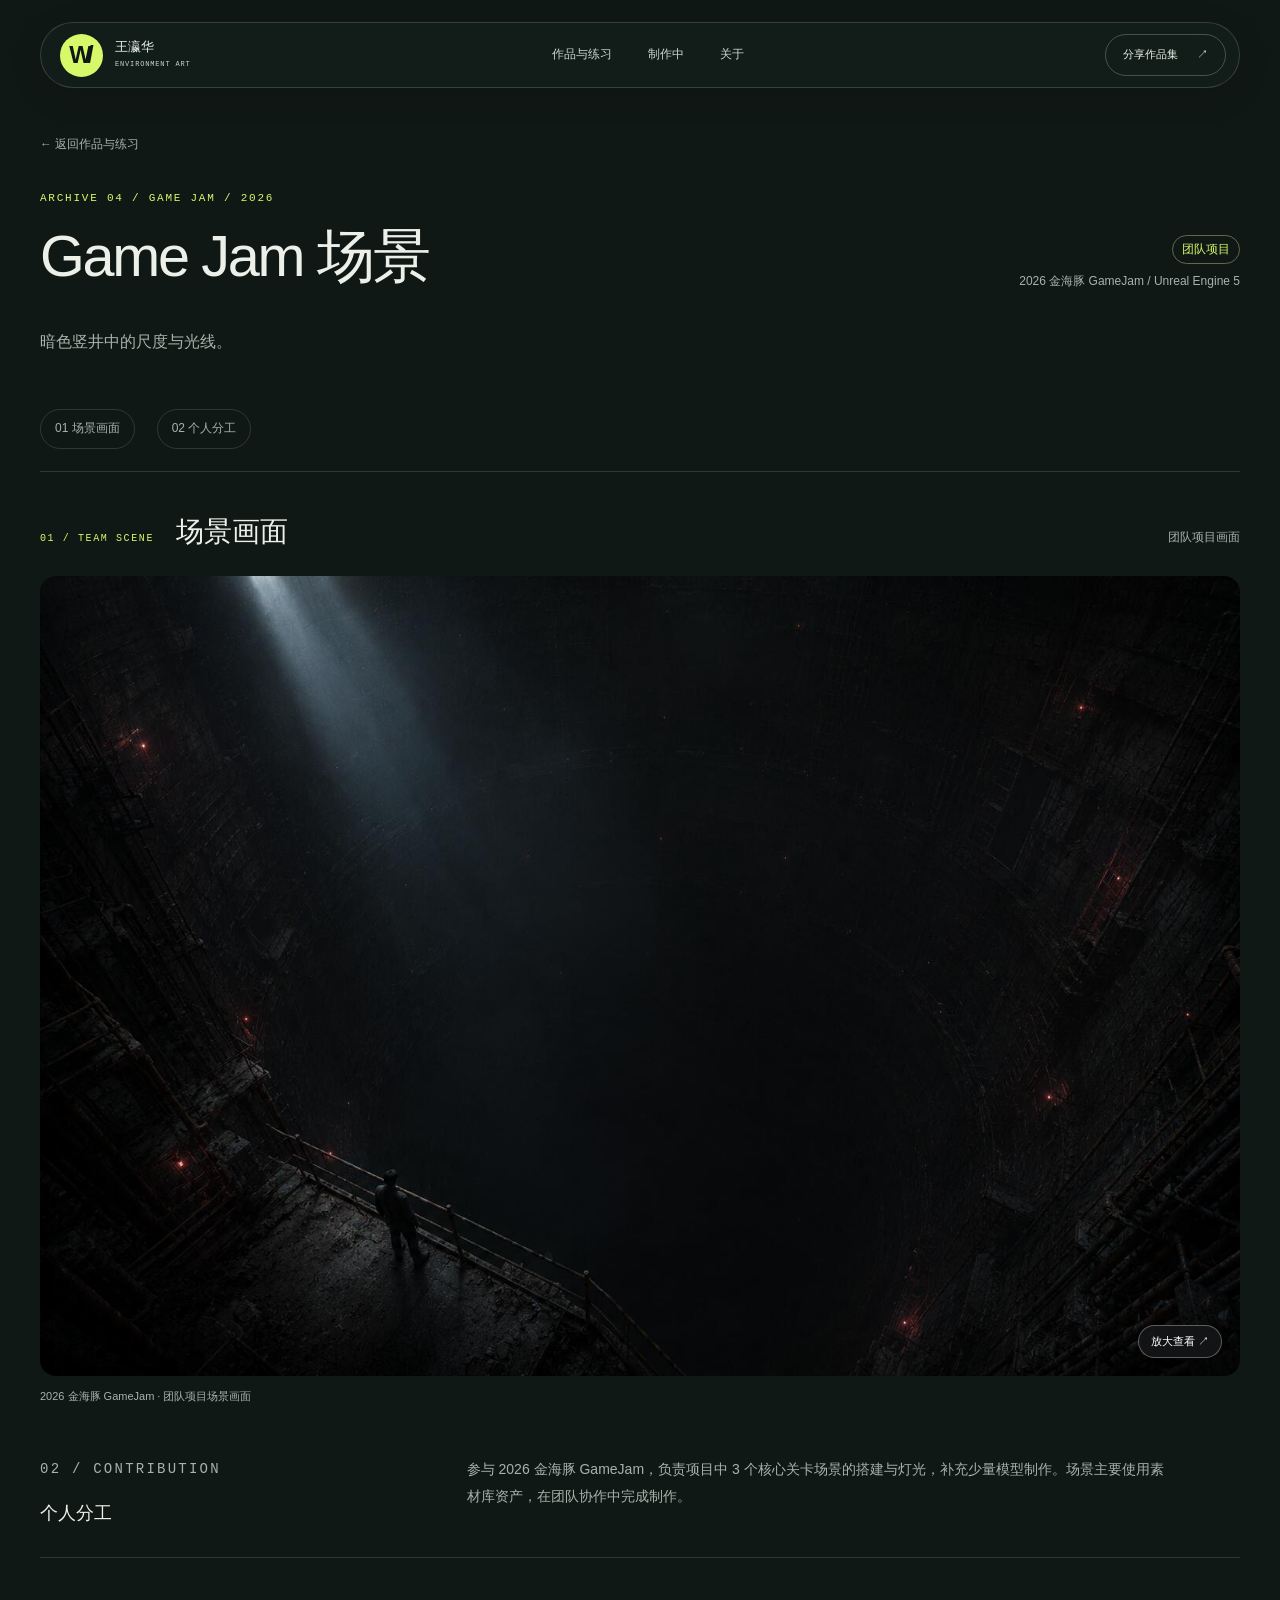
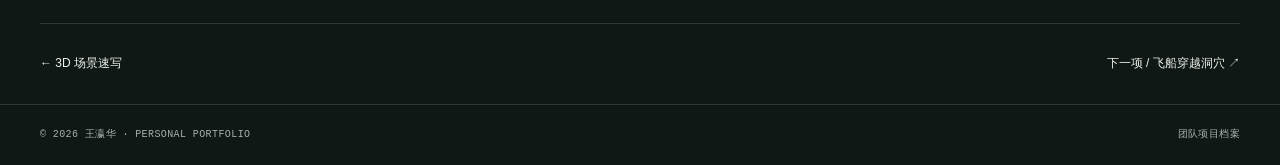
<file: study-gamejam.html>
<!doctype html>
<html lang="zh-CN"><head>
<meta charset="utf-8"><meta name="viewport" content="width=device-width,initial-scale=1">
<title>Game Jam 场景 · 团队项目｜王瀛华</title>
<meta name="description" content="王瀛华参与的 2026 金海豚 GameJam 场景画面，展示场景搭建、灯光与个人分工。">
<meta name="theme-color" content="#101816"><link rel="canonical" href="https://lemonya1.github.io/study-gamejam.html">
<meta property="og:title" content="Game Jam 场景 · 团队项目｜王瀛华"><meta property="og:description" content="2026 金海豚 GameJam 项目场景与个人分工。"><meta property="og:type" content="website"><meta property="og:url" content="https://lemonya1.github.io/study-gamejam.html"><meta property="og:image" content="https://lemonya1.github.io/assets/gamejam-scene.jpg">
<link rel="icon" href="assets/favicon.svg" type="image/svg+xml"><link rel="stylesheet" href="style.css"><link rel="stylesheet" href="interview.css"><link rel="stylesheet" href="experience.css?v=arrows-20261105"><script src="site.js?v=c9a1d6e" defer></script><script src="experience.js?v=c9a1d6e" defer></script>
</head><body class="experience-detail"><a class="skip" href="#content">跳至内容</a><header class="floating-header"><a class="identity" href="./" aria-label="王瀛华作品集首页"><span class="identity-mark">W<span>/</span></span><span>王瀛华<small>ENVIRONMENT ART</small></span></a><nav aria-label="主导航"><a href="./#studies">作品与练习</a><a href="./#current">制作中</a><a href="./#about">关于</a></nav><a class="nav-contact" href="./#share">分享作品集 <span aria-hidden="true">↗</span></a></header>
<main id="content" class="content-width project-top">
<a class="back-link" href="./#studies">← 返回作品与练习</a>
<div class="project-title"><div><p class="eyebrow">ARCHIVE 04 / GAME JAM / 2026</p><h1>Game Jam 场景</h1></div><p class="project-category"><span class="study-badge">团队项目</span><br>2026 金海豚 GameJam / Unreal Engine 5</p></div>
<p class="snow-intro">暗色竖井中的尺度与光线。</p>
<nav class="project-jump" aria-label="项目展示目录"><a href="#scene-image">01 场景画面</a><a href="#contribution">02 个人分工</a></nav>
<section class="team-scene" id="scene-image" aria-labelledby="scene-title"><div class="snow-stage-heading"><p class="eyebrow">01 / TEAM SCENE</p><h2 id="scene-title">场景画面</h2><span>团队项目画面</span></div>
<button class="image-open" type="button" data-image="assets/gamejam-scene.jpg" aria-label="放大 Game Jam 竖井场景画面"><img src="assets/gamejam-scene.jpg" alt="Game Jam 团队项目的暗色竖井场景，人物站在栈道上，顶部光束与墙面红灯衬托空间深度" width="1536" height="1024" fetchpriority="high"><span>放大查看 ↗</span></button>
<p class="process-caption">2026 金海豚 GameJam · 团队项目场景画面</p></section>
<section class="project-description contribution-section" id="contribution" aria-labelledby="contribution-title"><div><p class="eyebrow">02 / CONTRIBUTION</p><h2 id="contribution-title">个人分工</h2></div><p>参与 2026 金海豚 GameJam，负责项目中 3 个核心关卡场景的搭建与灯光，补充少量模型制作。场景主要使用素材库资产，在团队协作中完成制作。</p></section>
<div class="project-bottom"><a href="study-sketches.html">← 3D 场景速写</a><a href="study-flight.html">下一项 / 飞船穿越洞穴 ↗</a></div></main>
<footer class="site-footer content-width"><span>© 2026 王瀛华 · PERSONAL PORTFOLIO</span><span>团队项目档案</span></footer><dialog class="lightbox" aria-label="Game Jam 场景图片预览"><button class="lightbox-close" type="button">关闭 ×</button><div class="lightbox-controls"><button type="button" data-prev aria-label="上一张">← 上一张</button><span class="lightbox-count" aria-live="polite"></span><button type="button" data-next aria-label="下一张">下一张 →</button></div><img alt=""><p class="lightbox-caption"></p></dialog></body></html>
</file>
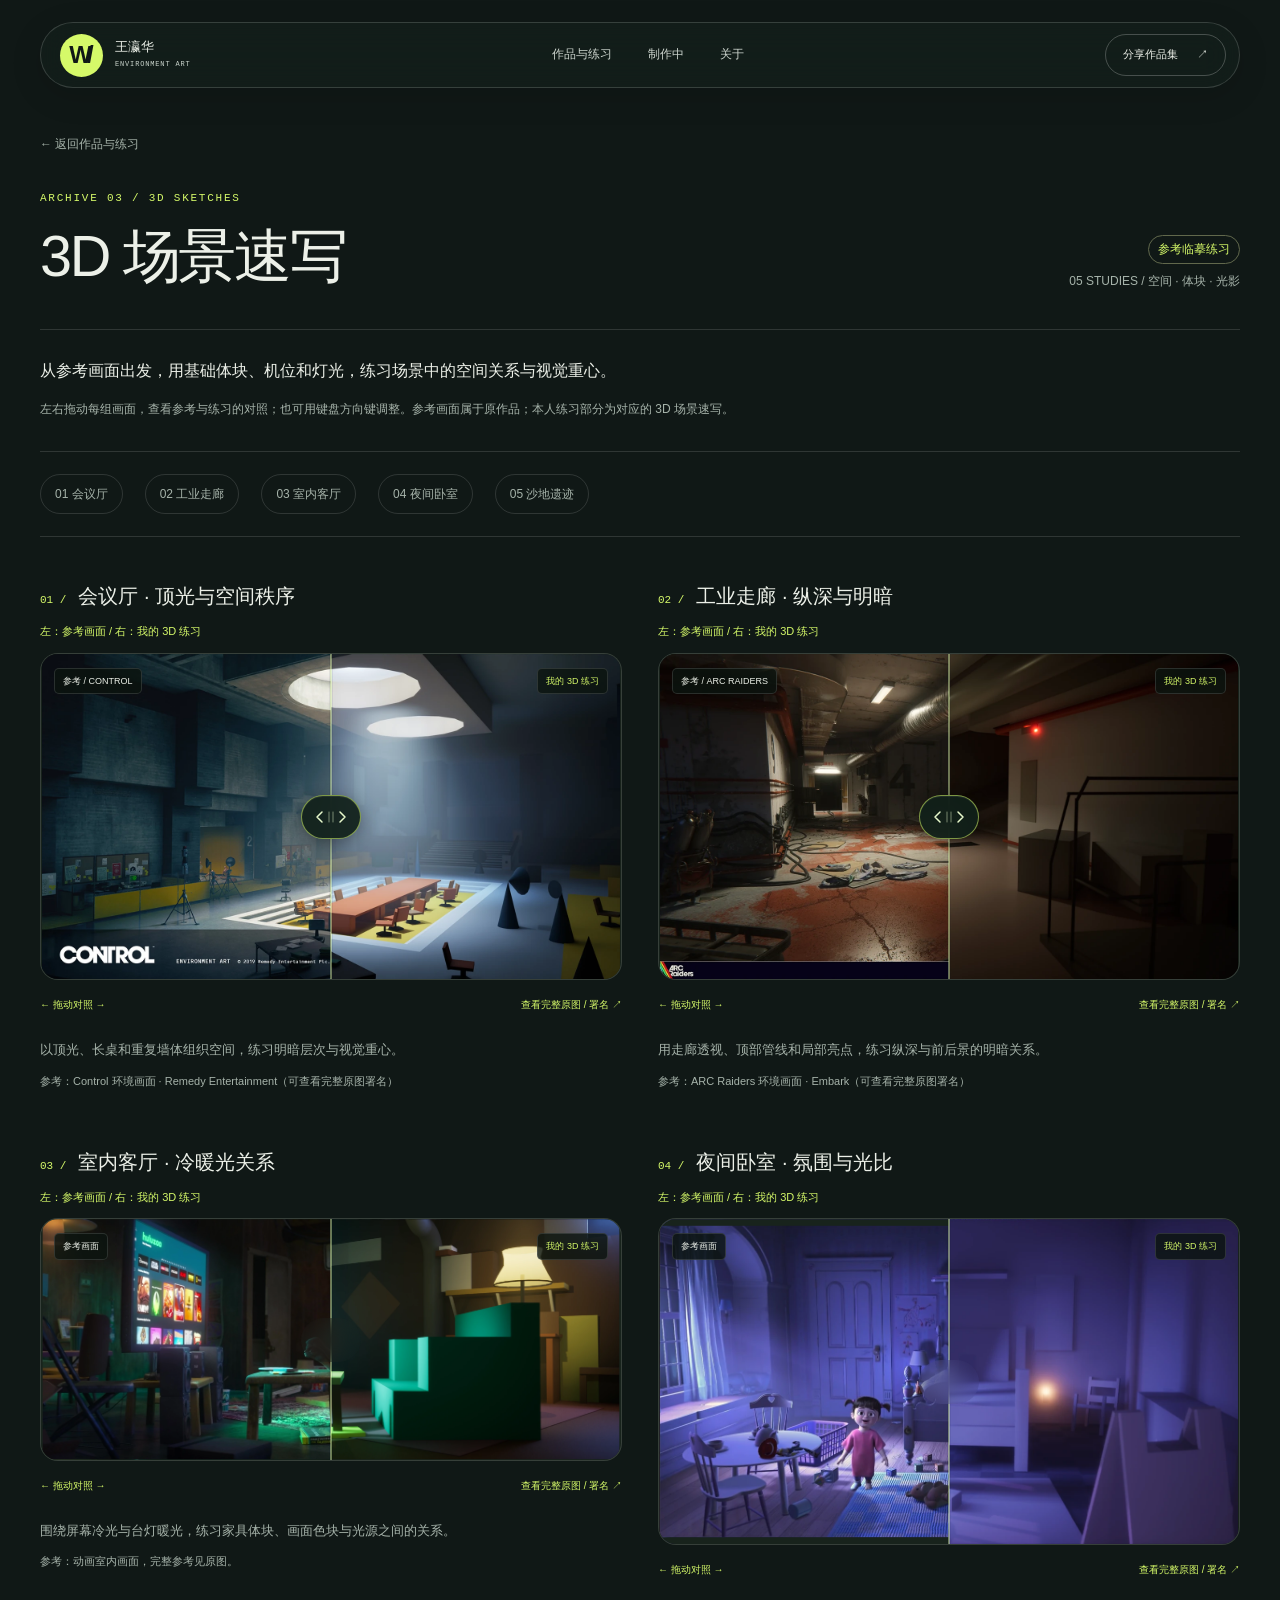
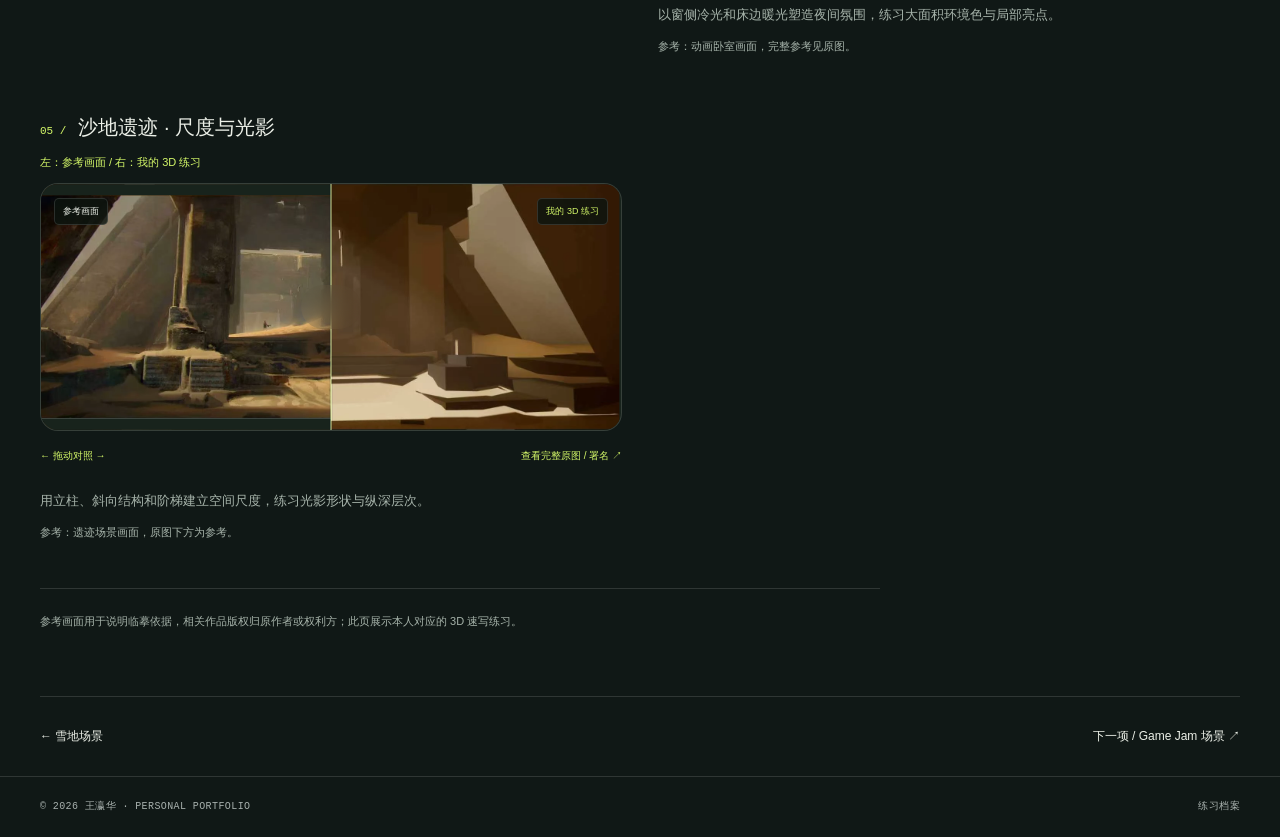
<file: study-sketches.html>
<!doctype html>
<html lang="zh-CN">
<head>
 <meta charset="utf-8"><meta name="viewport" content="width=device-width,initial-scale=1">
 <title>3D 场景速写 · 构图与灯光练习｜王瀛华</title>
 <meta name="description" content="王瀛华的5组3D场景速写练习，以参考对照展示室内、走廊与遗迹的空间、体块和光影练习。">
 <meta name="theme-color" content="#141719"><link rel="canonical" href="https://lemonya1.github.io/study-sketches.html">
 <meta property="og:title" content="3D 场景速写｜王瀛华"><meta property="og:description" content="5组构图、空间与灯光练习，附参考画面对照。"><meta property="og:type" content="article"><meta property="og:image" content="https://lemonya1.github.io/assets/sketch-control.webp">
 <link rel="icon" href="assets/favicon.svg" type="image/svg+xml"><link rel="stylesheet" href="style.css"><link rel="stylesheet" href="interview.css"><link rel="stylesheet" href="experience.css?v=arrows-20261105"><script src="site.js?v=c9a1d6e" defer></script><script src="experience.js?v=c9a1d6e" defer></script>
</head>
<body class="experience-detail">
 <a class="skip" href="#content">跳至内容</a>
 <header class="floating-header"><a class="identity" href="./" aria-label="王瀛华作品集首页"><span class="identity-mark">W<span>/</span></span><span>王瀛华<small>ENVIRONMENT ART</small></span></a><nav aria-label="主导航"><a href="./#studies">作品与练习</a><a href="./#current">制作中</a><a href="./#about">关于</a></nav><a class="nav-contact" href="./#share">分享作品集 <span aria-hidden="true">↗</span></a></header>
 <main id="content" class="content-width project-top">
  <a class="back-link" href="./#studies">← 返回作品与练习</a>
  <div class="project-title"><div><p class="eyebrow">ARCHIVE 03 / 3D SKETCHES</p><h1>3D 场景速写</h1></div><p class="project-category"><span class="study-badge">参考临摹练习</span><br>05 STUDIES / 空间 · 体块 · 光影</p></div>
  <div class="sketch-intro"><p>从参考画面出发，用基础体块、机位和灯光，练习场景中的空间关系与视觉重心。</p><p class="muted">左右拖动每组画面，查看参考与练习的对照；也可用键盘方向键调整。参考画面属于原作品；本人练习部分为对应的 3D 场景速写。</p></div>
  <nav class="project-jump" aria-label="速写目录"><a href="#control-title">01 会议厅</a><a href="#corridor-title">02 工业走廊</a><a href="#room-title">03 室内客厅</a><a href="#bedroom-title">04 夜间卧室</a><a href="#ruins-title">05 沙地遗迹</a></nav>
  <div class="sketch-grid">
   <article class="sketch-entry" aria-labelledby="control-title"><div class="sketch-entry-heading"><span class="project-index">01 /</span><h2 id="control-title">会议厅 · 顶光与空间秩序</h2></div><p class="sketch-label">左：参考画面 / 右：我的 3D 练习</p>
    <div class="comparison-module">
     <div class="compare-stage" style="--split:50%;--compare-ratio:1440/810">
      <div class="compare-study"><svg viewBox="0 810 1440 810" preserveAspectRatio="xMidYMid meet" role="img" aria-label="本人对应的会议厅 3D 练习"><defs><clipPath id="crop-sketch-control-study"><rect x="0" y="810" width="1440" height="810" /></clipPath></defs><image href="assets/sketch-control.webp" width="1440" height="1620" clip-path="url(#crop-sketch-control-study)" /></svg></div>
      <div class="compare-reference"><svg viewBox="0 0 1440 810" preserveAspectRatio="xMidYMid meet" role="img" aria-label="会议厅的参考画面"><defs><clipPath id="crop-sketch-control-reference"><rect x="0" y="0" width="1440" height="810" /></clipPath></defs><image href="assets/sketch-control.webp" width="1440" height="1620" clip-path="url(#crop-sketch-control-reference)" /></svg></div>
      <span class="compare-label reference-label">参考 / CONTROL</span><span class="compare-label study-label">我的 3D 练习</span>
      <div class="compare-divider" aria-hidden="true"><span class="compare-handle"><svg viewBox="0 0 36 20" focusable="false"><path d="m9 5-5 5 5 5M27 5l5 5-5 5"/><path class="compare-grip" d="M16 5v10M20 5v10"/></svg></span></div>
      <label class="sr-only" for="comparison-control">调整会议厅参考画面与本人练习的显示比例</label>
      <input id="comparison-control" type="range" min="0" max="100" value="50" aria-valuetext="参考画面占 50%，本人练习占 50%">
     </div>
     <div class="comparison-footer"><span>← 拖动对照 →</span><button class="comparison-original" type="button" data-image="assets/sketch-control.webp" data-image-alt="会议厅对照：上方为 Control 参考画面，下方为本人 3D 场景速写" aria-label="查看会议厅完整对照原图与署名">查看完整原图 / 署名 ↗</button></div>
    </div><p class="sketch-note">以顶光、长桌和重复墙体组织空间，练习明暗层次与视觉重心。</p><p class="reference-credit">参考：Control 环境画面 · Remedy Entertainment（可查看完整原图署名）</p></article>
   <article class="sketch-entry" aria-labelledby="corridor-title"><div class="sketch-entry-heading"><span class="project-index">02 /</span><h2 id="corridor-title">工业走廊 · 纵深与明暗</h2></div><p class="sketch-label">左：参考画面 / 右：我的 3D 练习</p>
    <div class="comparison-module">
     <div class="compare-stage" style="--split:50%;--compare-ratio:1440/810">
      <div class="compare-study"><svg viewBox="0 810 1440 810" preserveAspectRatio="xMidYMid meet" role="img" aria-label="本人对应的工业走廊 3D 练习"><defs><clipPath id="crop-sketch-corridor-study"><rect x="0" y="810" width="1440" height="810" /></clipPath></defs><image href="assets/sketch-corridor.webp" width="1440" height="1620" clip-path="url(#crop-sketch-corridor-study)" /></svg></div>
      <div class="compare-reference"><svg viewBox="0 0 1440 810" preserveAspectRatio="xMidYMid meet" role="img" aria-label="工业走廊的参考画面"><defs><clipPath id="crop-sketch-corridor-reference"><rect x="0" y="0" width="1440" height="810" /></clipPath></defs><image href="assets/sketch-corridor.webp" width="1440" height="1620" clip-path="url(#crop-sketch-corridor-reference)" /></svg></div>
      <span class="compare-label reference-label">参考 / ARC RAIDERS</span><span class="compare-label study-label">我的 3D 练习</span>
      <div class="compare-divider" aria-hidden="true"><span class="compare-handle"><svg viewBox="0 0 36 20" focusable="false"><path d="m9 5-5 5 5 5M27 5l5 5-5 5"/><path class="compare-grip" d="M16 5v10M20 5v10"/></svg></span></div>
      <label class="sr-only" for="comparison-corridor">调整工业走廊参考画面与本人练习的显示比例</label>
      <input id="comparison-corridor" type="range" min="0" max="100" value="50" aria-valuetext="参考画面占 50%，本人练习占 50%">
     </div>
     <div class="comparison-footer"><span>← 拖动对照 →</span><button class="comparison-original" type="button" data-image="assets/sketch-corridor.webp" data-image-alt="工业走廊对照：上方为 ARC Raiders 参考画面，下方为本人 3D 场景速写" aria-label="查看工业走廊完整对照原图与署名">查看完整原图 / 署名 ↗</button></div>
    </div><p class="sketch-note">用走廊透视、顶部管线和局部亮点，练习纵深与前后景的明暗关系。</p><p class="reference-credit">参考：ARC Raiders 环境画面 · Embark（可查看完整原图署名）</p></article>
   <article class="sketch-entry" aria-labelledby="room-title"><div class="sketch-entry-heading"><span class="project-index">03 /</span><h2 id="room-title">室内客厅 · 冷暖光关系</h2></div><p class="sketch-label">左：参考画面 / 右：我的 3D 练习</p>
    <div class="comparison-module">
     <div class="compare-stage" style="--split:50%;--compare-ratio:2480/1033">
      <div class="compare-study"><svg viewBox="0 1033 2480 1033" preserveAspectRatio="xMidYMid meet" role="img" aria-label="本人对应的室内客厅 3D 练习"><defs><clipPath id="crop-sketch-livingroom-study"><rect x="0" y="1033" width="2480" height="1033" /></clipPath></defs><image href="assets/sketch-livingroom.webp" width="2480" height="2066" clip-path="url(#crop-sketch-livingroom-study)" /></svg></div>
      <div class="compare-reference"><svg viewBox="0 0 2480 1033" preserveAspectRatio="xMidYMid meet" role="img" aria-label="室内客厅的参考画面"><defs><clipPath id="crop-sketch-livingroom-reference"><rect x="0" y="0" width="2480" height="1033" /></clipPath></defs><image href="assets/sketch-livingroom.webp" width="2480" height="2066" clip-path="url(#crop-sketch-livingroom-reference)" /></svg></div>
      <span class="compare-label reference-label">参考画面</span><span class="compare-label study-label">我的 3D 练习</span>
      <div class="compare-divider" aria-hidden="true"><span class="compare-handle"><svg viewBox="0 0 36 20" focusable="false"><path d="m9 5-5 5 5 5M27 5l5 5-5 5"/><path class="compare-grip" d="M16 5v10M20 5v10"/></svg></span></div>
      <label class="sr-only" for="comparison-livingroom">调整室内客厅参考画面与本人练习的显示比例</label>
      <input id="comparison-livingroom" type="range" min="0" max="100" value="50" aria-valuetext="参考画面占 50%，本人练习占 50%">
     </div>
     <div class="comparison-footer"><span>← 拖动对照 →</span><button class="comparison-original" type="button" data-image="assets/sketch-livingroom.webp" data-image-alt="客厅对照：上方为动画参考画面，下方为本人的室内体块与灯光练习" aria-label="查看室内客厅完整对照原图与署名">查看完整原图 / 署名 ↗</button></div>
    </div><p class="sketch-note">围绕屏幕冷光与台灯暖光，练习家具体块、画面色块与光源之间的关系。</p><p class="reference-credit">参考：动画室内画面，完整参考见原图。</p></article>
   <article class="sketch-entry" aria-labelledby="bedroom-title"><div class="sketch-entry-heading"><span class="project-index">04 /</span><h2 id="bedroom-title">夜间卧室 · 氛围与光比</h2></div><p class="sketch-label">左：参考画面 / 右：我的 3D 练习</p>
    <div class="comparison-module">
     <div class="compare-stage" style="--split:50%;--compare-ratio:1239/696">
      <div class="compare-study"><svg viewBox="0 666 1239 696" preserveAspectRatio="xMidYMid meet" role="img" aria-label="本人对应的夜间卧室 3D 练习"><defs><clipPath id="crop-sketch-bedroom-study"><rect x="0" y="666" width="1239" height="696" /></clipPath></defs><image href="assets/sketch-bedroom.webp" width="1239" height="1362" clip-path="url(#crop-sketch-bedroom-study)" /></svg></div>
      <div class="compare-reference"><svg viewBox="0 0 1239 666" preserveAspectRatio="xMidYMid meet" role="img" aria-label="夜间卧室的参考画面"><defs><clipPath id="crop-sketch-bedroom-reference"><rect x="0" y="0" width="1239" height="666" /></clipPath></defs><image href="assets/sketch-bedroom.webp" width="1239" height="1362" clip-path="url(#crop-sketch-bedroom-reference)" /></svg></div>
      <span class="compare-label reference-label">参考画面</span><span class="compare-label study-label">我的 3D 练习</span>
      <div class="compare-divider" aria-hidden="true"><span class="compare-handle"><svg viewBox="0 0 36 20" focusable="false"><path d="m9 5-5 5 5 5M27 5l5 5-5 5"/><path class="compare-grip" d="M16 5v10M20 5v10"/></svg></span></div>
      <label class="sr-only" for="comparison-bedroom">调整夜间卧室参考画面与本人练习的显示比例</label>
      <input id="comparison-bedroom" type="range" min="0" max="100" value="50" aria-valuetext="参考画面占 50%，本人练习占 50%">
     </div>
     <div class="comparison-footer"><span>← 拖动对照 →</span><button class="comparison-original" type="button" data-image="assets/sketch-bedroom.webp" data-image-alt="夜间卧室对照：上方为动画参考画面，下方为本人 3D 练习" aria-label="查看夜间卧室完整对照原图与署名">查看完整原图 / 署名 ↗</button></div>
    </div><p class="sketch-note">以窗侧冷光和床边暖光塑造夜间氛围，练习大面积环境色与局部亮点。</p><p class="reference-credit">参考：动画卧室画面，完整参考见原图。</p></article>
   <article class="sketch-entry" aria-labelledby="ruins-title"><div class="sketch-entry-heading"><span class="project-index">05 /</span><h2 id="ruins-title">沙地遗迹 · 尺度与光影</h2></div><p class="sketch-label">左：参考画面 / 右：我的 3D 练习</p>
    <div class="comparison-module">
     <div class="compare-stage" style="--split:50%;--compare-ratio:1505/640">
      <div class="compare-study"><svg viewBox="0 42 1505 640" preserveAspectRatio="xMidYMid meet" role="img" aria-label="本人对应的沙地遗迹 3D 练习"><defs><clipPath id="crop-sketch-ruins-study"><rect x="0" y="42" width="1505" height="640" /></clipPath></defs><image href="assets/sketch-ruins.webp" width="1505" height="1280" clip-path="url(#crop-sketch-ruins-study)" /></svg></div>
      <div class="compare-reference"><svg viewBox="0 682 1505 579" preserveAspectRatio="xMidYMid meet" role="img" aria-label="沙地遗迹的参考画面"><defs><clipPath id="crop-sketch-ruins-reference"><rect x="0" y="682" width="1505" height="579" /></clipPath></defs><image href="assets/sketch-ruins.webp" width="1505" height="1280" clip-path="url(#crop-sketch-ruins-reference)" /></svg></div>
      <span class="compare-label reference-label">参考画面</span><span class="compare-label study-label">我的 3D 练习</span>
      <div class="compare-divider" aria-hidden="true"><span class="compare-handle"><svg viewBox="0 0 36 20" focusable="false"><path d="m9 5-5 5 5 5M27 5l5 5-5 5"/><path class="compare-grip" d="M16 5v10M20 5v10"/></svg></span></div>
      <label class="sr-only" for="comparison-ruins">调整沙地遗迹参考画面与本人练习的显示比例</label>
      <input id="comparison-ruins" type="range" min="0" max="100" value="50" aria-valuetext="参考画面占 50%，本人练习占 50%">
     </div>
     <div class="comparison-footer"><span>← 拖动对照 →</span><button class="comparison-original" type="button" data-image="assets/sketch-ruins.webp" data-image-alt="沙地遗迹对照：上方为本人 3D 体块练习，下方为参考画面" aria-label="查看沙地遗迹完整对照原图与署名">查看完整原图 / 署名 ↗</button></div>
    </div><p class="sketch-note">用立柱、斜向结构和阶梯建立空间尺度，练习光影形状与纵深层次。</p><p class="reference-credit">参考：遗迹场景画面，原图下方为参考。</p></article>
  </div>
  <p class="sketch-attribution">参考画面用于说明临摹依据，相关作品版权归原作者或权利方；此页展示本人对应的 3D 速写练习。</p>
  <div class="project-bottom"><a href="project-snow.html">← 雪地场景</a><a href="study-gamejam.html">下一项 / Game Jam 场景 ↗</a></div>
 </main>
 <footer class="site-footer content-width"><span>© 2026 王瀛华 · PERSONAL PORTFOLIO</span><span>练习档案</span></footer>
 <dialog class="lightbox" aria-label="速写与参考对照预览"><button class="lightbox-close" type="button">关闭 ×</button><div class="lightbox-controls"><button type="button" data-prev aria-label="上一张">← 上一张</button><span class="lightbox-count" aria-live="polite"></span><button type="button" data-next aria-label="下一张">下一张 →</button></div><img alt=""><p class="lightbox-caption"></p></dialog>
</body>
</html>
</file>
<file: experience.css>
@charset "UTF-8";
:root{color-scheme:dark;--ink:#101816;--paper:#ecf0e8;--dim:#a6b3aa;--lime:#d5f969;--line:#ffffff21;--ease:cubic-bezier(.2,.75,.25,1);font-family:Arial,'Microsoft YaHei','PingFang SC',sans-serif;font-synthesis:none}
*{box-sizing:border-box}html{scroll-behavior:smooth;scroll-padding-top:120px}body{margin:0;background:var(--ink);color:var(--paper);line-height:1.6}a{color:inherit;text-decoration:none}button,input{font:inherit}button{cursor:pointer}button,a,input{-webkit-tap-highlight-color:transparent}img{display:block;max-width:100%;height:auto}h1,h2,h3,p{margin:0}h1,h2,h3{font-weight:500}button{color:inherit}a:focus-visible,button:focus-visible,input:focus-visible,summary:focus-visible{outline:2px solid var(--lime);outline-offset:6px}::selection{background:var(--lime);color:var(--ink)}[hidden]{display:none!important}.sr-only{position:absolute;width:1px;height:1px;padding:0;margin:-1px;overflow:hidden;clip:rect(0,0,0,0);white-space:nowrap;border:0}.skip{position:fixed;z-index:200;top:0;left:24px;background:var(--lime);color:var(--ink);padding:14px;transform:translateY(-110%)}.skip:focus{transform:none}.section-shell{max-width:1440px;margin:auto;padding-inline:64px}
/* Floating navigation */
.floating-header{position:fixed;z-index:50;top:22px;left:50%;transform:translateX(-50%);width:calc(100% - 80px);max-width:1320px;height:66px;padding:9px 13px 9px 19px;display:flex;align-items:center;justify-content:space-between;gap:24px;border:1px solid #ffffff28;border-radius:50px;background:#14221c9c;backdrop-filter:blur(18px);box-shadow:0 8px 32px #0002;transition:background .3s}
.identity{display:flex;gap:12px;align-items:center;font-size:13px;line-height:1.3;white-space:nowrap}.identity-mark{display:flex;align-items:center;justify-content:center;width:43px;height:43px;border-radius:50%;background:var(--lime);color:var(--ink);font:bold 24px Arial;letter-spacing:-5px;padding-right:5px}.identity-mark span{display:inline}.identity small{display:block;font:7px/1.6 'Courier New',monospace;letter-spacing:.12em;margin-top:3px;color:#cbd5cd}.floating-header nav{display:flex;gap:36px;font-size:12px;color:#cdd5ce}.floating-header nav a{padding:10px 0;transition:color .2s}.floating-header nav a:hover,.floating-header nav a.is-active{color:var(--lime)}.nav-contact{font-size:11px;border:1px solid #ffffff3a;border-radius:30px;padding:11px 17px;white-space:nowrap}.nav-contact span{margin-left:16px}.nav-contact:hover{background:var(--lime);color:var(--ink);border-color:var(--lime)}
/* Scene explorer */
.scene-hero{position:relative;min-height:820px;height:100svh;max-height:1200px;overflow:hidden;isolation:isolate;background:#233b30}.scene-backdrop,.hero-vignette,.scene-grain{position:absolute;inset:0;pointer-events:none}.scene-backdrop{z-index:-4;transform:scale(1.035) translate3d(var(--scene-x,0px),var(--scene-y,0px),0);transition:transform 1.1s var(--ease)}.scene-layer{position:absolute;inset:0;width:100%;height:100%;object-fit:cover;object-position:58% 50%;opacity:0;transition:opacity .8s var(--ease);filter:brightness(.86) saturate(.85)}.scene-layer.is-current{opacity:1}.scene-sketch{overflow:hidden}.scene-sketch img{width:100%;height:200%;max-width:none;object-fit:cover;position:absolute;top:-100%}.hero-vignette{z-index:-3;background:linear-gradient(90deg,#08100bdd 0%,#08100b59 43%,#08100b08 75%),linear-gradient(0deg,#101816 0%,#10181699 17%,transparent 65%)}.scene-grain{z-index:-2;opacity:.13;background-image:url("data:image/svg+xml,%3Csvg xmlns='http://www.w3.org/2000/svg' width='160' height='160'%3E%3Cfilter id='n'%3E%3CfeTurbulence type='fractalNoise' baseFrequency='.8' numOctaves='3' stitchTiles='stitch'/%3E%3C/filter%3E%3Crect width='100%25' height='100%25' opacity='.35' filter='url(%23n)'/%3E%3C/svg%3E")}
.hero-topline{position:absolute;left:64px;right:64px;top:126px;display:flex;justify-content:space-between;font:9px 'Courier New',monospace;letter-spacing:.16em;color:#d8e2d4a6}.hero-wordmark{position:absolute;left:max(64px,calc((100vw - 1312px)/2));top:clamp(190px,24vh,310px);z-index:2}.hero-eyebrow{font-size:13px;letter-spacing:.14em;display:flex;align-items:center;gap:10px;margin-bottom:19px}.signal-dot{display:inline-block;background:var(--lime);width:5px;height:5px;border-radius:50%;box-shadow:0 0 14px #d5f9698c;flex-shrink:0}.hero-wordmark h1{line-height:.9;letter-spacing:-.055em;font-family:Arial,'Microsoft YaHei',sans-serif}.name-line{font-size:clamp(70px,7.4vw,128px);font-weight:800;color:var(--lime);display:block}.name-line i{display:inline-block;font-style:normal;font-size:.42em;vertical-align:top;margin:0 0 0 12px;animation:star-turn 28s linear infinite}.portfolio-line{display:block;font-size:clamp(45px,5vw,82px);font-weight:400;letter-spacing:-.06em;margin-top:12px}.hero-statement{font-size:15px;line-height:1.85;color:#dae3d8;margin-top:25px}.hero-browse{display:inline-flex;align-items:center;gap:28px;margin-top:27px;font-size:12px;padding-bottom:9px;border-bottom:1px solid #d5f9698c}.hero-browse span{font-size:20px;color:var(--lime)}.hero-browse:hover{color:var(--lime)}
.scene-caption{position:absolute;right:64px;bottom:290px;display:flex;gap:23px;max-width:340px;align-items:flex-start;padding:20px 24px;border:1px solid #ffffff20;border-radius:16px;background:#15251b88;backdrop-filter:blur(12px)}.scene-coordinate{font:10px/2 'Courier New',monospace;color:var(--lime)}.scene-coordinate b{font-weight:normal}.scene-caption p{font-size:10px;color:#d4dece;letter-spacing:.08em}.scene-caption a{font-size:25px;display:flex;align-items:center;gap:24px;line-height:1.5;margin-top:5px}.scene-caption a>span:last-child{color:var(--lime);font-size:22px}.scene-caption small{font-size:11px;color:#c1cbbb}.hero-bottom{position:absolute;left:64px;right:64px;bottom:24px;max-width:1312px;margin:auto}.strip-heading{display:flex;justify-content:space-between;align-items:center;margin-bottom:15px;color:#cfdbce;font-size:10px;letter-spacing:.1em}.strip-heading p{display:flex;align-items:center;gap:10px}.motion-toggle{background:none;border:0;font-size:10px;padding:8px 0;color:#d2dccf}.motion-toggle span{margin-left:10px;color:var(--lime)}.scene-strip{display:flex;gap:18px;align-items:stretch;perspective:1200px;max-width:930px}.scene-card{position:relative;flex:1;min-width:0;height:145px;text-align:left;background:#203a2b;border:1px solid #ffffff37;border-radius:14px;overflow:hidden;transform:rotateY(-5deg) rotateZ(-1deg);transition:flex .6s var(--ease),transform .5s var(--ease),border .3s,box-shadow .3s;padding:0}.scene-card:nth-child(2){transform:rotateY(0deg) translateY(-4px)}.scene-card:nth-child(3){transform:rotateY(5deg) rotateZ(1deg)}.scene-card>img,.scene-card>.study-crop{position:absolute;inset:0;width:100%;height:100%;object-fit:cover}.scene-card:after{content:'';position:absolute;inset:0;background:linear-gradient(0deg,#04170ce8,transparent 75%);pointer-events:none}.scene-card.is-active{flex:1.18;border-color:var(--lime);transform:rotate(0) translateY(-6px);box-shadow:0 0 0 2px #d5f96912,0 12px 36px #0005}.scene-card:hover{transform:translateY(-10px) rotate(0);border-color:var(--lime)}.strip-number,.strip-title{position:absolute;z-index:2;left:18px;right:18px}.strip-number{top:15px;font:9px 'Courier New',monospace;color:#eff4e7;text-shadow:0 1px 4px #000}.strip-title{bottom:16px;font-size:17px;display:flex;justify-content:space-between}.strip-title>span{color:var(--lime)}.hero-footnote{display:flex;justify-content:space-between;font:9px/1.4 'Courier New',monospace;letter-spacing:.12em;color:#a5b9a9;margin-top:25px}.hero-footnote a{color:#e7efdd}.hero-footnote a span{margin-left:12px}.study-crop{display:block;position:relative;overflow:hidden}.study-crop img{position:absolute;top:-100%;left:0;width:100%;height:200%;object-fit:fill;max-width:none}
/* Editorial project archive */
.works-section{padding-block:108px 95px;background:radial-gradient(ellipse at 18% 45%,#1831296b,transparent 63%)}.section-top{display:flex;justify-content:space-between;align-items:center;gap:20px}.section-code{font:10px/1.6 'Courier New',monospace;letter-spacing:.15em;color:var(--lime)}.section-side{font-size:11px;color:var(--dim)}.works-heading{display:flex;justify-content:space-between;align-items:flex-end;margin:30px 0 34px}.works-heading h2{font-size:clamp(44px,5.6vw,80px);letter-spacing:-.05em;line-height:1.2}.works-heading h2>span,.comparison-copy h2>span,.share-section h2>span{color:var(--lime)}.works-heading>p{font-size:16px;line-height:1.9}.works-heading>p>span{font-size:12px;color:var(--dim)}.work-filters{display:flex;gap:8px;align-items:center;border-bottom:1px solid var(--line);padding-bottom:26px;margin-bottom:38px;flex-wrap:wrap}.work-filters button{border:1px solid #ffffff24;border-radius:30px;background:transparent;font-size:11px;padding:10px 18px;min-height:42px;transition:background .25s,color .25s}.work-filters button.is-active{background:var(--lime);border-color:var(--lime);color:var(--ink)}.work-filters button small{font:9px 'Courier New',monospace;margin-left:12px}.filter-status{font:10px 'Courier New',monospace;color:var(--dim);margin-left:auto}.editorial-grid{display:grid;grid-template-columns:repeat(12,1fr);gap:58px 36px;align-items:start}.project-card{grid-column:span 5;min-width:0}.project-large{grid-column:span 7}.project-offset{padding-top:90px}.project-visual{position:relative;display:block;aspect-ratio:16/10;border-radius:20px;overflow:hidden;background:#172b22;transform:perspective(1000px) rotateX(var(--tilt-x,0deg)) rotateY(var(--tilt-y,0deg));transition:transform .55s var(--ease),box-shadow .4s;will-change:auto}.project-visual>img,.project-visual>.study-crop{width:100%;height:100%;object-fit:cover}.project-visual>img{transition:transform .7s var(--ease)}.project-visual:after{content:'';position:absolute;inset:0;border:1px solid #ffffff18;border-radius:inherit;pointer-events:none}.project-visual:hover{box-shadow:0 22px 55px #0006}.project-visual:hover>img{transform:scale(1.035)}.work-badge{position:absolute;top:18px;left:18px;font-size:10px;border:1px solid #ffffff30;border-radius:20px;padding:5px 10px;background:#101b13bf;backdrop-filter:blur(8px)}.open-disc{position:absolute;right:20px;bottom:20px;border-radius:50%;width:43px;height:43px;display:grid;place-items:center;background:var(--lime);color:var(--ink);font-size:23px;transition:transform .3s}.project-visual:hover .open-disc{transform:rotate(45deg)}.project-card-meta{padding-top:22px}.project-card-meta>span{font:9px 'Courier New',monospace;letter-spacing:.14em;color:var(--dim)}.project-card-meta h3{font-size:clamp(23px,2.3vw,34px);letter-spacing:-.025em;margin-top:8px;line-height:1.3}.project-card-meta p{font-size:12px;color:var(--dim);line-height:1.85;margin-top:9px}.play-film{display:flex;align-items:center;gap:12px;background:transparent;border:0;border-bottom:1px solid var(--line);padding:18px 0 14px;width:100%;font-size:11px;margin-top:12px;text-align:left}.play-film>span:first-child{color:var(--lime)}.play-film>span:last-child{margin-left:auto;color:var(--dim);font:10px 'Courier New',monospace}.play-film:hover{color:var(--lime)}.project-wide{grid-column:1/-1;display:grid;grid-template-columns:1.4fr 1fr;gap:45px;align-items:center}.project-wide .project-visual{aspect-ratio:16/9}.project-wide .project-card-meta{padding:0}.project-wide h3{font-size:40px}.inline-arrow{display:inline-block;font-size:11px;color:var(--lime);padding:12px 0;border-bottom:1px solid #d5f96955;margin-top:20px}.editorial-grid.is-filtered{grid-template-columns:repeat(2,1fr)}.editorial-grid.is-filtered .project-card{grid-column:1/-1;max-width:1000px;padding-top:0}.editorial-grid.is-filtered .project-card:not(.project-wide){display:grid;grid-template-columns:1.4fr 1fr;gap:28px}.editorial-grid.is-filtered .play-film{grid-column:2}
/* Reference and personal study comparison */
.comparison-section{padding-block:85px 100px;border-top:1px solid var(--line);display:grid;grid-template-columns:.8fr 1.5fr;gap:70px;align-items:center}.comparison-copy h2{font-size:clamp(36px,4.3vw,61px);line-height:1.25;letter-spacing:-.04em;margin:24px 0}.comparison-copy>p:not(.section-code){font-size:13px}.comparison-copy .subtle{color:var(--dim);font-size:12px!important;line-height:1.9;margin-top:15px}.compare-stage{position:relative;aspect-ratio:var(--compare-ratio,16/9);isolation:isolate;overflow:hidden;border-radius:18px;background:#18231c;touch-action:pan-y}.compare-study,.compare-reference{position:absolute;inset:0;overflow:hidden}.compare-study img,.compare-reference img{position:absolute;width:100%;max-width:none;height:200%;object-fit:fill;left:0}.compare-study img{top:-100%}.compare-reference img{top:0}.compare-reference{background:#18231c;clip-path:inset(0 calc(100% - var(--split)) 0 0)}.compare-label{position:absolute;top:14px;background:#0c150fce;border:1px solid #ffffff20;padding:5px 8px;border-radius:5px;font-size:9px}.reference-label{left:13px}.study-label{right:13px;color:var(--lime)}.compare-divider{position:absolute;inset:0;pointer-events:none}
.compare-divider:before{content:'';position:absolute;top:0;bottom:0;left:var(--split);width:1px;transform:translateX(-50%);background:#e5ffb3d9;box-shadow:0 0 0 1px #0b171e24}
.compare-handle{position:absolute;top:50%;left:clamp(32px,var(--split),calc(100% - 32px));transform:translate(-50%,-50%);width:60px;height:44px;border:1px solid #d5f9698c;border-radius:24px;display:grid;place-items:center;background:#112019eb;color:#e8f9cc;box-shadow:0 4px 16px #0005,inset 0 1px 0 #ffffff12;backdrop-filter:blur(12px);-webkit-backdrop-filter:blur(12px);transition:background .18s,border-color .18s,color .18s,box-shadow .18s}
.compare-stage .compare-handle svg{width:36px;height:20px;overflow:visible;fill:none;stroke:currentColor;stroke-width:1.5;stroke-linecap:round;stroke-linejoin:round}
.compare-handle .compare-grip{opacity:.48;stroke-width:1}
@media(hover:hover) and (pointer:fine){.compare-stage:hover .compare-handle{background:#1c3023f5;border-color:var(--lime);color:var(--lime);box-shadow:0 6px 20px #0006,inset 0 1px 0 #ffffff18}}
.compare-stage:active .compare-handle,.compare-stage:has(input:focus-visible) .compare-handle{background:var(--lime);border-color:var(--lime);color:var(--ink);box-shadow:0 0 0 4px #d5f96926,0 4px 16px #0005}.compare-stage input{position:absolute;inset:0;width:100%;height:100%;min-height:44px;margin:0;opacity:0;cursor:ew-resize;touch-action:pan-y}.compare-stage:focus-within{outline:2px solid var(--lime);outline-offset:5px}.comparison-footer{display:flex;justify-content:space-between;gap:16px;font-size:10px;color:var(--dim);margin-top:17px}.comparison-footer>span:first-child{color:var(--lime)}.reference-note{font-size:10px;line-height:1.8;color:var(--dim);margin-top:10px}
/* Work in progress and artist */
.progress-section{padding-block:75px 95px;border-top:1px solid var(--line)}.status-dot{font-size:10px;color:var(--dim);display:flex;align-items:center;gap:9px}.status-dot:before{content:'';height:5px;width:5px;border-radius:50%;background:var(--lime)}.progress-section h2{font-size:34px;margin:26px 0 36px;letter-spacing:-.03em}.progress-list{border-top:1px solid var(--line)}.progress-list details{border-bottom:1px solid var(--line)}.progress-list summary{display:flex;align-items:center;gap:40px;list-style:none;cursor:pointer;padding:24px 0;font-size:22px}.progress-list summary::-webkit-details-marker{display:none}.row-number{font:11px 'Courier New',monospace;color:var(--lime)}.progress-label{font-size:10px;color:var(--dim);margin-left:auto}.expand-symbol{font-size:25px;transition:transform .3s;color:var(--lime)}details[open] .expand-symbol{transform:rotate(45deg)}.progress-list details>p{margin:0 0 24px 54px;font-size:12px;color:var(--dim)}.about-section{padding-block:0 100px;display:grid;grid-template-columns:.85fr 1.5fr;gap:22px}.about-lime{position:relative;overflow:hidden;padding:35px;border-radius:24px;background:var(--lime);color:var(--ink);min-height:420px;display:flex;flex-direction:column;align-items:start}.about-lime .section-code{color:#283719}.about-star{font-size:150px;line-height:1;position:absolute;right:-10px;top:80px;opacity:.8;transform:rotate(-12deg)}.about-lime h2{position:relative;font-size:46px;line-height:1.25;margin-top:auto;margin-bottom:10px;letter-spacing:-.04em}.about-lime p{font-size:14px;position:relative}.about-english{font:10px 'Courier New',monospace;letter-spacing:.15em;margin-top:25px}.about-dark{background:linear-gradient(135deg,#1c2b23,#0c1311);border:1px solid var(--line);border-radius:24px;padding:39px 45px;position:relative;overflow:hidden}.about-dark:after{content:'W/';position:absolute;right:-12px;bottom:5px;font:bold 260px/.8 Arial;color:#c9f56904;pointer-events:none}.about-dark h3{font-size:30px;line-height:1.45;letter-spacing:-.03em;margin-top:24px}.about-dark>p:not(.section-code){font-size:12px;color:var(--dim);line-height:1.9;margin-top:18px}.tool-list{display:flex;gap:24px;flex-wrap:wrap;border-top:1px solid var(--line);padding-top:24px;margin-top:28px}.tool-list>span{font-size:12px}.tool-list small{font:9px 'Courier New',monospace;color:var(--lime);margin-right:9px}.about-dark .about-contact{font-size:10px!important;margin-top:25px!important}.share-section{padding-block:75px 70px;display:flex;align-items:center;justify-content:space-between;gap:40px;border-top:1px solid var(--line)}.share-section h2{font-size:54px;line-height:1.25;letter-spacing:-.04em;margin-top:26px}.share-copy{background:var(--lime);color:var(--ink);border:0;border-radius:50px;padding:14px 22px;font-size:12px;margin-top:30px;display:inline-flex;gap:45px;align-items:center}.share-copy:hover{background:#e2ff93}.share-copy>span{font-size:20px}.copy-status{font-size:11px;color:var(--lime);line-height:1.7;min-height:22px;margin-top:12px;overflow-wrap:anywhere}.qr-link{display:flex;align-items:center;flex-direction:column;gap:17px;padding:24px;border:1px solid var(--line);border-radius:18px}.qr-link img{width:132px;height:132px;background:white}.qr-link span{font-size:10px;color:var(--dim)}.experience-footer{display:flex;align-items:center;justify-content:space-between;gap:20px;padding-block:25px;border-top:1px solid var(--line);color:var(--dim);font:9px/1.7 'Courier New',monospace}.experience-footer a{color:var(--paper);letter-spacing:.1em}.experience-footer a>span{color:var(--lime);margin-left:15px}.reading-progress{position:fixed;top:0;left:0;z-index:100;width:100%;height:2px;background:var(--lime);transform:scaleX(var(--reading,0));transform-origin:left;pointer-events:none}
/* Cinema modal, project detail compatibility */
.film-dialog{padding:22px;background:#101816;border:1px solid #ffffff35;border-radius:20px;color:var(--paper);width:min(1100px,calc(100vw - 40px));max-height:calc(100dvh - 40px);overflow:auto}.film-dialog::backdrop{background:#030806ed;backdrop-filter:blur(12px)}.film-bar{display:flex;justify-content:space-between;align-items:center;gap:20px;font-size:12px;padding-bottom:18px}.film-bar button{background:#ffffff08;border:1px solid #ffffff40;border-radius:30px;padding:9px 16px;min-height:44px;font-size:12px;white-space:nowrap}.film-dialog video{width:100%;max-height:70dvh;display:block;background:black;aspect-ratio:16/9}.film-dialog>p{display:flex;justify-content:space-between;gap:20px;font-size:11px;color:var(--dim);padding-top:15px}.film-dialog>p a{color:var(--lime)}.experience-detail{--bg:#101816;--text:#ecf0e8;--soft:#a6b3aa;--accent:#d5f969;--max:1380px}.experience-detail .project-top{padding-top:130px}.experience-detail .project-title{padding-top:35px}.experience-detail .image-open{border-radius:16px;overflow:hidden}.experience-detail .video{border-radius:16px}.experience-detail .project-title h1{font-size:clamp(32px,4.5vw,62px)}.experience-detail .lightbox{background:#08100cf5}.experience-detail .lightbox-controls button,.experience-detail .lightbox-close{border-radius:25px}.experience-detail .lightbox img{border-radius:4px}.experience-detail .project-jump a{border-radius:25px;border:1px solid var(--line);padding:9px 14px}.experience-detail .project-category .study-badge{border-radius:25px}.experience-detail .image-open>span{border-radius:25px}.experience-detail .sketch-grid{gap:55px 36px}.experience-detail .site-footer{font-family:'Courier New',monospace}.experience-detail .floating-header .identity small{margin-top:3px}
@keyframes star-turn{to{transform:rotate(360deg)}}
@media(min-width:1800px){.hero-wordmark{top:27vh}.scene-caption{right:max(64px,calc((100vw - 1312px)/2));bottom:310px}.hero-topline{left:max(64px,calc((100vw - 1312px)/2));right:max(64px,calc((100vw - 1312px)/2))}.scene-strip{max-width:1000px}.scene-card{height:160px}}
@media(max-width:1100px){.section-shell{padding-inline:36px}.hero-wordmark{left:40px}.hero-topline{left:40px;right:40px}.hero-bottom{left:40px;right:40px}.scene-caption{right:40px;bottom:285px;max-width:280px;padding:17px}.scene-caption a{font-size:21px}.scene-coordinate{display:none}.scene-strip{max-width:800px}.floating-header{width:calc(100% - 48px)}.comparison-section{gap:35px;grid-template-columns:.8fr 1.3fr}.about-dark{padding:32px}.about-lime{padding:30px}.about-dark h3{font-size:25px}.tool-list{gap:16px}}
@media(max-width:800px){.floating-header{top:16px;height:60px}.floating-header nav{gap:22px}.nav-contact{display:none}.hero-topline{top:106px}.hero-wordmark{top:180px}.name-line{font-size:75px}.portfolio-line{font-size:50px}.scene-hero{height:900px;min-height:820px}.scene-caption{bottom:260px;max-width:none;left:40px;right:auto}.scene-caption a{font-size:19px}.scene-caption small{display:none}.scene-caption p{font-size:9px}.scene-caption{padding:12px 17px}.scene-strip{gap:12px}.scene-card{height:130px;transform:none!important}.strip-title{font-size:14px;left:13px;right:13px}.strip-number{font-size:8px;left:13px}.hero-bottom{bottom:25px}.works-section{padding-block:75px 65px}.works-heading{align-items:center}.works-heading h2{font-size:49px}.works-heading>p{font-size:13px}.works-heading>p>span{font-size:10px}.editorial-grid{gap:38px 22px}.project-offset{padding-top:55px}.project-wide{gap:25px}.project-wide h3{font-size:28px}.comparison-section{grid-template-columns:1fr;padding-block:65px;gap:30px}.comparison-copy h2 br{display:none}.comparison-copy h2{font-size:40px}.comparison-copy .subtle br{display:none}.comparison-copy .inline-arrow{margin-top:8px}.progress-section{padding-block:60px}.about-section{gap:16px;padding-bottom:65px;grid-template-columns:.9fr 1.3fr}.about-lime{min-height:380px;padding:25px}.about-lime h2{font-size:38px}.about-star{font-size:125px;top:80px}.about-dark{padding:27px}.about-dark h3{font-size:22px}.tool-list{display:grid;gap:10px;padding-top:17px;margin-top:20px}.share-section h2{font-size:43px}.experience-footer{flex-wrap:wrap}.experience-detail .project-top{padding-top:110px}}
@media(max-width:540px){html{scroll-padding-top:95px}.section-shell{padding-inline:23px}.floating-header{width:calc(100% - 28px);top:13px;padding:7px 13px;gap:15px;height:56px}.identity{font-size:12px;gap:9px}.identity-mark{width:34px;height:34px;font-size:20px;letter-spacing:-4px}.identity small{font-size:6px}.floating-header nav{gap:18px;font-size:11px}.floating-header nav a:nth-child(2){display:none}.scene-hero{height:880px;min-height:880px;max-height:none}.hero-topline{left:24px;right:24px;top:94px;font-size:8px}.hero-topline>span:last-child{display:none}.hero-wordmark{left:24px;right:24px;top:145px}.hero-eyebrow{font-size:11px;letter-spacing:.08em;margin-bottom:20px}.name-line{font-size:clamp(43px,12.7vw,68px);letter-spacing:-.055em;white-space:nowrap}.name-line i{font-size:.4em;margin-left:8px}.portfolio-line{font-size:clamp(34px,10.5vw,53px);margin-top:11px;letter-spacing:-.05em}.hero-statement{font-size:12px;line-height:1.8;margin-top:21px}.hero-browse{margin-top:20px;font-size:11px;padding-bottom:5px}.scene-backdrop{inset:0;transform:none!important}.scene-layer{object-position:59% center;filter:brightness(.7) saturate(.85)}.hero-vignette{background:linear-gradient(180deg,#0b190e80 0%,#0b190e55 35%,#0b190e00 60%,#101816 100%),linear-gradient(90deg,#09170b9c,transparent 95%)}.scene-caption{left:24px;right:24px;bottom:225px;max-width:260px;background:#13251dad;border-radius:12px;backdrop-filter:blur(8px);padding:11px 15px}.scene-caption a{font-size:20px;margin-top:3px;gap:35px}.hero-bottom{left:24px;right:24px;bottom:20px}.strip-heading{font-size:9px;letter-spacing:.02em;margin-bottom:12px}.motion-toggle{font-size:9px}.motion-toggle span{margin-left:4px}.scene-strip{gap:10px;overflow-x:auto;scroll-snap-type:x mandatory;padding:8px 2px 12px;margin:-8px -2px -12px;scrollbar-width:thin;scrollbar-color:#d5f96966 transparent;perspective:none}.scene-card,.scene-card.is-active{flex:0 0 190px;height:118px;scroll-snap-align:start;transform:none!important;border-radius:11px}.scene-card.is-active{box-shadow:none}.strip-number{font-size:8px;top:12px}.strip-title{font-size:14px;bottom:12px}.hero-footnote{font-size:8px;letter-spacing:.04em;margin-top:22px}.section-top{align-items:start}.section-code{font-size:9px}.section-side{display:none}.works-section{padding-block:60px 55px}.works-heading{display:block;margin:24px 0}.works-heading h2{font-size:43px}.works-heading>p{font-size:12px;margin-top:18px}.works-heading>p br{display:none}.works-heading>p span{display:block;font-size:11px;margin-top:3px}.work-filters{gap:7px;margin-bottom:28px;padding-bottom:20px}.work-filters button{font-size:10px;padding:8px 12px;min-height:40px}.work-filters button small{display:none}.filter-status{flex:1 0 100%;font-size:9px;margin-top:8px}.editorial-grid,.editorial-grid.is-filtered{display:block}.project-card{margin-bottom:36px}.project-offset{padding-top:0}.project-visual{border-radius:15px;aspect-ratio:16/10}.project-card-meta{padding-top:17px}.project-card-meta h3{font-size:27px}.project-card-meta p{font-size:11px}.work-badge{font-size:9px;left:13px;top:13px}.open-disc{width:37px;height:37px;right:14px;bottom:14px}.project-wide,.editorial-grid.is-filtered .project-card:not(.project-wide){display:block}.project-wide .project-card-meta{padding-top:18px}.project-wide h3{font-size:29px}.project-wide .inline-arrow{margin-top:9px}.comparison-section{padding-block:48px;gap:28px}.comparison-copy h2{font-size:36px}.comparison-copy>p:not(.section-code){font-size:12px}.comparison-copy .subtle{font-size:11px!important}.compare-stage{border-radius:12px}.compare-label{font-size:8px;top:10px;padding:4px 6px}.reference-label{left:9px}.study-label{right:9px}.comparison-footer{font-size:9px;flex-wrap:wrap;gap:7px}.reference-note{font-size:9px}.progress-section{padding-block:50px}.progress-section h2{font-size:27px;margin:22px 0 28px}.progress-list summary{font-size:19px;gap:20px;padding:21px 0}.progress-label{font-size:9px}.progress-list details>p{margin-left:34px;font-size:11px}.about-section{display:block;padding-bottom:55px}.about-lime{min-height:300px;padding:26px;border-radius:19px}.about-star{font-size:155px;right:9px;top:44px}.about-lime h2{font-size:42px}.about-dark{margin-top:16px;border-radius:19px;padding:27px}.about-dark h3{font-size:25px}.tool-list{display:flex;gap:15px 22px;flex-wrap:wrap}.tool-list>span{font-size:11px}.share-section{padding-block:45px;gap:20px;align-items:flex-start;flex-wrap:wrap}.share-section h2{font-size:37px;margin-top:21px}.share-copy{padding:11px 18px;font-size:11px;gap:26px;margin-top:25px}.qr-link{padding:14px;border-radius:12px;margin-top:12px}.qr-link img{width:100px;height:100px}.qr-link span{font-size:9px}.experience-footer{font-size:8px;gap:12px;padding-block:23px}.experience-footer>span:last-child{display:none}.film-dialog{padding:13px;width:calc(100vw - 20px);max-height:calc(100dvh - 20px);border-radius:14px}.film-bar{font-size:10px;gap:12px}.film-bar button{font-size:11px;padding:8px 12px}.film-dialog>p{font-size:10px;flex-direction:column;gap:8px}.experience-detail .project-top{padding-top:95px}.experience-detail .project-title{padding-top:28px}.experience-detail .project-title h1{font-size:32px}.experience-detail .floating-header nav a:first-child{display:block}.experience-detail .image-open{border-radius:10px}}
@media(prefers-reduced-motion:reduce){html{scroll-behavior:auto}*,*:before,*:after{animation:none!important;transition:none!important}.scene-backdrop,.project-visual,.scene-card{transform:none!important}}
html.motion-off{scroll-behavior:auto}html.motion-off *,html.motion-off *:before,html.motion-off *:after{animation:none!important;transition:none!important}html.motion-off .scene-backdrop,html.motion-off .project-visual,html.motion-off .scene-card{transform:none!important}
@media print{.floating-header,.scene-hero,.work-filters,.reading-progress,.film-dialog,.play-film,.motion-toggle,.compare-stage input{display:none}.section-shell{padding:25px}.project-card{break-inside:avoid}.experience-detail .project-top{padding-top:20px}.about-section{display:block}.about-lime{min-height:180px}.share-section{display:none}}

/* Featured environment and documented snow blockout */
.project-featured{grid-column:1/-1}.project-featured .project-visual{aspect-ratio:16/9}.project-featured .project-card-meta{padding-top:24px}.project-featured .project-card-meta h3{font-size:clamp(32px,3.6vw,50px)}.project-featured .inline-arrow{margin-top:17px}.project-featured .work-badge{background:var(--lime);color:var(--ink);border-color:var(--lime)}.snow-intro{font-size:16px;color:var(--dim);margin:0 0 32px}.snow-stage{padding:38px 0 20px;scroll-margin-top:0}.snow-stage-heading{display:flex;align-items:baseline;gap:22px;flex-wrap:wrap;margin-bottom:22px}.snow-stage-heading h2{font-size:28px}.snow-stage-heading>span{margin-left:auto;font-size:12px;color:var(--dim)}.snow-stage-heading .eyebrow{margin:0;font-size:10px}.snow-process-note{font-size:14px;color:var(--dim);max-width:740px;margin-bottom:26px;line-height:1.9}.snow-stage .image-open{width:100%}.snow-stage .image-open img{width:100%;height:auto;aspect-ratio:auto;object-fit:contain}.scene-strip{max-width:1100px}
@media(max-width:1100px) and (min-width:541px){.scene-strip{gap:12px}.strip-title{font-size:14px;left:12px;right:12px}.strip-number{font-size:8px;left:12px}}
@media(max-width:800px) and (min-width:541px){.scene-strip{overflow-x:auto;scroll-snap-type:x mandatory;padding:7px 2px 12px;margin:-7px -2px -12px;scrollbar-width:thin;scrollbar-color:#d5f96966 transparent}.scene-card,.scene-card.is-active{flex:0 0 205px;scroll-snap-align:start}}
@media(max-width:540px){.project-featured .project-card-meta{padding-top:17px}.project-featured .project-card-meta h3{font-size:30px}.snow-intro{font-size:13px;margin-bottom:25px}.snow-stage{padding-top:27px;scroll-margin-top:0}.snow-stage-heading{gap:10px 16px;margin-bottom:18px}.snow-stage-heading .eyebrow{flex-basis:100%}.snow-stage-heading h2{font-size:23px}.snow-stage-heading>span{font-size:10px}.snow-process-note{font-size:12px;margin-bottom:20px}}

/* Merged team project and alternate blockout view. */
.project-sketch .project-visual{aspect-ratio:16/10}.project-sketch .inline-arrow,.project-team .inline-arrow{margin-top:12px}.project-team .project-visual{aspect-ratio:3/2}.scene-gamejam{object-position:center 58%}
.snow-process-grid{display:grid;grid-template-columns:1fr 1fr;gap:28px;align-items:start}.process-view{margin:0}.process-view figcaption{display:flex;justify-content:space-between;gap:20px;margin-top:15px;color:var(--paper);font-size:13px}.process-view figcaption small{color:var(--dim);font-size:10px}.team-scene{padding-top:38px}.team-scene .image-open img{width:100%;height:auto;aspect-ratio:auto;object-fit:contain}.contribution-section{padding-block:50px 30px}.contribution-section .eyebrow{margin-bottom:16px}
@media(max-width:800px){.snow-process-grid{gap:20px}.strip-title{font-size:14px}}
@media(max-width:540px){.snow-process-grid{grid-template-columns:1fr;gap:32px}.process-view figcaption{font-size:12px;margin-top:12px}.project-sketch .project-visual{aspect-ratio:16/9}.team-scene{padding-top:27px}.contribution-section{padding-block:30px 20px}}


/* Original comparison sheets remain unchanged. SVG windows preserve each crop's ratio. */
.compare-stage svg{display:block;width:100%;height:100%;overflow:hidden}
.comparison-original{border:0;background:transparent;color:var(--lime);font:inherit;padding:0;min-height:30px;text-align:right;cursor:pointer}
.comparison-original:hover{text-decoration:underline}
.comparison-original:focus-visible{outline:2px solid var(--lime);outline-offset:4px}
.sketch-entry .comparison-footer{align-items:center;margin-top:10px}
.sketch-entry .compare-stage{border:1px solid var(--line)}
</file>
<file: style.css>
:root{color-scheme:dark;--bg:#141719;--panel:#1b1f21;--text:#eceee9;--soft:#b4bcba;--line:#363d3f;--accent:#d9df8e;--max:1220px;font-family:Arial,'PingFang SC','Microsoft YaHei',sans-serif;font-synthesis:none}
*{box-sizing:border-box}html{scroll-behavior:smooth;scroll-padding-top:85px}body{margin:0;background:var(--bg);color:var(--text);line-height:1.6}a{color:inherit;text-decoration:none}button{font:inherit;cursor:pointer}img{display:block;max-width:100%;height:auto}button,a{-webkit-tap-highlight-color:transparent}a:focus-visible,button:focus-visible{outline:2px solid var(--accent);outline-offset:6px}h1,h2,h3,p{margin:0}h1,h2,h3{font-weight:500}::selection{color:#141719;background:#d9df8e}.content-width{max-width:var(--max);margin-inline:auto;padding-inline:40px}.skip{position:fixed;z-index:100;top:0;left:20px;background:var(--accent);color:var(--bg);padding:12px;transform:translateY(-130%)}.skip:focus{transform:none}.site-header{height:84px;display:flex;align-items:center;justify-content:space-between;padding:0 40px;position:relative;z-index:10;background:var(--bg);border-bottom:1px solid var(--line)}.brand{display:flex;align-items:center;gap:16px;font-size:16px;letter-spacing:.08em}.brand-symbol{font-size:30px;font-weight:600;letter-spacing:-.15em;color:var(--accent);padding-right:5px}.brand small{display:block;font-size:9px;letter-spacing:.2em;color:var(--soft);margin-top:2px}.site-header nav{display:flex;gap:32px;font-size:13px;color:var(--soft)}.site-header nav a{padding:12px 0;position:relative}.site-header nav a:after{content:'';position:absolute;bottom:5px;height:1px;left:0;right:0;background:var(--accent);transform:scaleX(0);transform-origin:left;transition:transform .3s}.site-header nav a:hover{color:var(--text)}.site-header nav a:hover:after{transform:scaleX(1)}.hero{height:min(740px,83svh);min-height:520px;position:relative;isolation:isolate;background:#293939;overflow:hidden}.hero-image{position:absolute;width:100%;height:100%;object-fit:cover;object-position:55% 52%;z-index:-2}.hero-shade{position:absolute;inset:0;z-index:-1;background:linear-gradient(90deg,#10191ae8 0%,#10191a72 48%,#10191a08 78%),linear-gradient(0deg,#10191ac7 0%,transparent 38%)}.hero-content{max-width:var(--max);padding:80px 40px;margin:auto}.eyebrow{font:11px/1.4 'Courier New',monospace;letter-spacing:.16em;color:var(--accent);margin-bottom:18px;display:flex;align-items:center;gap:12px}.line{height:1px;width:30px;background:currentColor}.hero h1{font-size:clamp(42px,5.4vw,78px);line-height:1.2;letter-spacing:-.05em;margin-top:26px}.hero-description{margin-top:30px;font-size:16px;line-height:1.9}.hero-description span{font-size:13px;color:#c7d0ca}.primary-link{display:inline-flex;gap:40px;align-items:center;background:var(--accent);color:#202625;padding:12px 22px;margin-top:30px;font-size:13px;transition:background .25s,transform .25s}.primary-link:hover{background:#e9edbc;transform:translateY(-2px)}.primary-link span{font-size:23px}.hero-caption{position:absolute;bottom:0;left:0;right:0;border-top:1px solid #ffffff40;background:#11171980;display:flex;justify-content:space-between;padding:18px 40px;font-size:11px;letter-spacing:.08em;color:#e0e6de}.hero-caption a:hover{color:var(--accent)}.hero-caption a span{margin-left:20px}.section-heading{display:flex;justify-content:space-between;align-items:flex-end;gap:24px;margin-bottom:36px}.section-heading h2,.share h2{font-size:30px;line-height:1.3;letter-spacing:-.02em}.section-note{font-size:13px;color:var(--soft);padding-bottom:3px}.current{padding-block:76px}.current .eyebrow{margin-bottom:12px}.status{font-size:11px;border:1px solid #5a6458;border-radius:2px;padding:5px 10px;color:var(--accent);white-space:nowrap}.status>span{display:inline-block;width:5px;height:5px;background:var(--accent);margin-right:6px;vertical-align:middle}.current-row{display:grid;grid-template-columns:1.4fr 1fr 1fr;border-top:1px solid var(--line);border-bottom:1px solid var(--line)}.current-intro{padding:30px 24px 30px 0;font-size:13px;color:var(--soft);line-height:1.9}.current-item{position:relative;padding:28px 30px;border-left:1px solid var(--line)}.current-item h3{font-size:18px;margin:6px 0 8px}.project-index{font:11px 'Courier New',monospace;color:var(--accent)}.muted{color:var(--soft);font-size:12px}.archive{padding-block:40px 85px}.work-grid{display:grid;grid-template-columns:1fr 1fr;gap:34px}.work-image{aspect-ratio:16/10;position:relative;overflow:hidden;background:#20272a}.work-image:after{content:'';position:absolute;inset:0;box-shadow:inset 0 0 0 1px #ffffff10;pointer-events:none}.work-image>img{height:100%;width:100%;object-fit:cover;transition:transform .65s cubic-bezier(.2,.65,.2,1),filter .4s;filter:saturate(.9)}.work-card:hover .work-image>img{transform:scale(1.025);filter:saturate(1)}.image-tag{position:absolute;left:16px;top:16px;font-size:10px;letter-spacing:.08em;background:#141719dc;padding:5px 9px;color:#e7ece3;border:1px solid #ffffff25}.image-arrow{position:absolute;right:16px;bottom:16px;display:grid;place-items:center;width:36px;height:36px;background:#141719dc;border:1px solid #ffffff50;font-size:19px;transition:background .3s,color .3s}.work-card:hover .image-arrow{background:var(--accent);color:var(--bg);border-color:var(--accent)}.work-meta{display:flex;align-items:flex-end;justify-content:space-between;gap:12px;padding-top:18px}.work-kicker{font:10px 'Courier New',monospace;letter-spacing:.08em;color:var(--soft);margin-bottom:7px}.work-meta h3{font-size:22px}.work-name{font:10px 'Courier New',monospace;color:var(--soft);padding-bottom:6px}.about{border-top:1px solid var(--line);border-bottom:1px solid var(--line);padding-block:56px;display:grid;grid-template-columns:1fr 1.5fr;gap:40px}.about h2{font-size:36px}.about-role{color:var(--soft);font-size:14px;margin-top:8px}.about-copy{font-size:15px;line-height:2}.about-copy .muted{margin-top:15px}.tools{display:flex;gap:14px;flex-wrap:wrap;margin-top:26px;font:10px 'Courier New',monospace;letter-spacing:.03em;color:var(--soft)}.tools span{padding:7px 10px;border:1px solid var(--line)}.share{padding-block:60px;display:flex;justify-content:space-between;gap:35px;align-items:center}.share>div>p:not(.eyebrow):not(.copy-status){font-size:13px;color:var(--soft);margin-top:12px}.text-button{border:0;border-bottom:1px solid #677273;color:var(--text);background:none;padding:9px 0;margin-top:20px;font-size:12px}.text-button span{margin-left:24px}.text-button:hover{border-color:var(--accent);color:var(--accent)}.copy-status{font-size:11px;color:var(--accent);min-height:18px;margin-top:5px;overflow-wrap:anywhere;max-width:540px}.qr-link{display:flex;flex-direction:column;align-items:center;gap:10px;flex-shrink:0}.qr-link img{width:132px;height:132px;background:#fff}.qr-link span{font-size:10px;color:var(--soft)}.site-footer{display:flex;justify-content:space-between;gap:15px;font-size:10px;letter-spacing:.04em;color:#a7b0ad;padding-block:22px;border-top:1px solid var(--line)}.site-footer span:last-child span{color:var(--accent);margin-left:12px}
/* Project pages */
.project-top{padding-top:38px}.back-link{font-size:12px;color:var(--soft);display:inline-flex;gap:12px;align-items:center}.back-link:hover{color:var(--accent)}.project-title{padding:65px 0 38px;display:flex;justify-content:space-between;align-items:flex-end;gap:25px}.project-title h1{font-size:clamp(34px,5vw,64px);line-height:1.2;letter-spacing:-.04em}.project-title .eyebrow{margin-bottom:16px}.project-title .project-category{font-size:12px;color:var(--soft);text-align:right}.project-category .study-badge{display:inline-block;color:var(--accent);border:1px solid #61684c;padding:4px 9px;margin-bottom:8px}.image-open{padding:0;margin:0;background:transparent;border:0;width:100%;display:block;position:relative}.image-open>img{width:100%;height:auto}.image-open>span{position:absolute;right:18px;bottom:18px;background:#141719dc;border:1px solid #ffffff50;color:#fff;font-size:11px;padding:7px 12px}.image-open:hover>span{background:var(--accent);color:var(--bg)}.project-description{display:grid;grid-template-columns:1fr 2fr;gap:40px;padding:34px 0 54px;border-bottom:1px solid var(--line)}.project-description h2{font-size:18px}.project-description p{color:var(--soft);font-size:14px;line-height:1.9;max-width:700px}.project-section{padding-top:54px}.project-section h2{font-size:24px;margin-bottom:12px}.project-section>p{font-size:13px;color:var(--soft);margin-bottom:24px}.video{width:100%;background:#000;display:block;max-height:76vh}.process-caption{font-size:11px;color:var(--soft);margin-top:12px}.project-bottom{margin-top:65px;padding-block:30px;border-top:1px solid var(--line);display:flex;justify-content:space-between;gap:20px;font-size:12px}.project-bottom a:hover{color:var(--accent)}.lightbox{position:fixed;inset:0;max-width:100vw;max-height:100dvh;width:100vw;height:100dvh;margin:0;padding:64px 20px 20px;background:#0e1214f5;border:0;color:#fff}.lightbox::backdrop{background:#050809d9}.lightbox[open]{display:flex;flex-direction:column;align-items:center;justify-content:center}.lightbox img{object-fit:contain;max-width:100%;max-height:calc(100dvh - 110px);width:auto;height:auto}.lightbox-close{position:absolute;right:22px;top:18px;border:1px solid #63706e;background:#171d20;color:#fff;padding:10px 17px;font-size:13px;min-height:44px}.lightbox-caption{font-size:12px;color:#cbd3cf;margin-top:12px}.js-reveal .reveal-item{opacity:0;transform:translateY(16px);transition:opacity .6s ease,transform .6s ease}.js-reveal .reveal-item.is-visible{opacity:1;transform:none}
/* 3D sketch archive: preserve the reference/study comparisons in full. */
.sketch-collection{grid-column:1/-1;display:grid;grid-template-columns:1.15fr 1fr;border:1px solid var(--line);background:#181d1f}.sketch-collection .sketch-cover{aspect-ratio:16/9}.sketch-cover>img{position:absolute;inset:0;width:100%;height:200%;max-width:none;object-fit:fill;top:-100%}.collection-copy{padding:34px;align-self:center}.collection-copy h3{font-size:30px;margin:12px 0}.collection-copy>p:not(.work-kicker){font-size:13px;color:var(--soft)}.collection-tags{display:block;font:11px 'Courier New',monospace;color:var(--accent);margin-top:22px}.collection-cta{display:block;font-size:12px;margin-top:30px;color:var(--text)}.sketch-intro{border-block:1px solid var(--line);padding:26px 0 30px;max-width:100%;font-size:16px;line-height:1.9}.sketch-intro .muted{margin-top:12px;max-width:840px}.sketch-grid{display:grid;grid-template-columns:1fr 1fr;gap:56px 34px;padding-top:44px}.sketch-entry{min-width:0}.sketch-entry-heading{display:flex;gap:12px;align-items:baseline}.sketch-entry h2{font-size:20px;line-height:1.5}.sketch-label{margin:12px 0;font-size:11px;color:var(--accent)}.sketch-entry .image-open{background:#101416}.sketch-entry .image-open img{width:100%;height:auto}.sketch-note{margin-top:18px;font-size:13px;color:var(--soft);line-height:1.9}.reference-credit{margin-top:9px;font-size:11px;color:var(--soft);line-height:1.8}.sketch-attribution{font-size:11px;color:var(--soft);border-top:1px solid var(--line);padding-top:24px;margin-top:46px;max-width:840px}.lightbox-caption{text-align:center;max-width:1000px}
@media(max-width:800px){.collection-copy{padding:24px}.collection-copy h3{font-size:25px}.collection-cta{margin-top:20px}.sketch-grid{gap:38px 24px}.sketch-entry h2{font-size:18px}.sketch-intro{font-size:14px}}
@media(max-width:540px){.sketch-collection{display:block}.collection-copy{padding:24px}.collection-copy h3{font-size:24px}.sketch-grid{grid-template-columns:1fr;gap:38px;padding-top:30px}.sketch-entry h2{font-size:20px}.sketch-intro{padding-block:22px}.sketch-label{font-size:11px}.sketch-attribution{margin-top:30px}.lightbox-caption{font-size:11px}}
@view-transition{navigation:auto}
@media(min-width:1600px){.hero-content{padding-top:110px}}
@media(max-width:800px){.content-width{padding-inline:24px}.site-header{padding-inline:24px}.site-header nav{gap:22px}.hero-content{padding:70px 28px}.hero{min-height:560px;height:75svh;max-height:680px}.hero h1{font-size:56px}.hero-caption{padding-inline:28px}.hero-image{object-position:62% 50%}.hero-shade{background:linear-gradient(90deg,#10191ae8,#10191a55 85%),linear-gradient(0deg,#10191acd,transparent 70%)}.current-row{grid-template-columns:1fr 1fr}.current-intro{grid-column:1/-1;padding:24px 0}.current-item{border-top:1px solid var(--line);padding:22px 0}.current-item:nth-child(2){border-left:0}.current-item:last-child{padding-left:24px}.work-grid{gap:22px}.work-meta{display:block}.work-name{display:none}.work-meta h3{font-size:20px}.section-heading h2,.share h2{font-size:27px}.about{grid-template-columns:1fr 1.5fr;gap:24px}.project-title{padding-top:45px}.project-description{grid-template-columns:1fr;gap:16px}}
@media(max-width:540px){.site-header{height:76px;padding-inline:20px}.brand{font-size:14px;gap:12px}.brand-symbol{font-size:26px}.brand small{font-size:8px}.site-header nav{gap:16px;font-size:12px}.site-header nav a:first-child{display:none}.hero{min-height:535px;height:76svh;max-height:640px}.hero-content{padding:65px 24px}.hero h1{font-size:44px;margin-top:24px}.hero-description{font-size:14px;margin-top:26px}.hero-description span{font-size:12px}.hero-caption{font-size:9px;padding:17px 24px;letter-spacing:0}.hero-caption a span{margin-left:8px}.primary-link{font-size:12px;margin-top:28px}.current{padding-block:52px 38px}.section-heading{margin-bottom:26px;gap:16px;align-items:start}.section-heading h2{font-size:25px}.section-note{display:none}.current .status{margin-top:7px}.current .eyebrow{margin-bottom:14px}.current-row{grid-template-columns:1fr 1fr}.current-intro{font-size:12px}.current-item h3{font-size:17px}.archive{padding-block:28px 55px}.work-grid{grid-template-columns:1fr;gap:35px}.work-image{aspect-ratio:16/10}.work-meta{display:flex}.work-name{display:block}.about{display:block;padding-block:38px}.about h2{font-size:30px}.about-copy{font-size:13px;margin-top:24px}.tools{gap:8px;font-size:9px}.share{padding-block:40px;gap:20px;align-items:start}.share h2{font-size:23px}.share .eyebrow{font-size:9px;letter-spacing:.08em;max-width:180px}.share>div>p:not(.eyebrow):not(.copy-status){font-size:12px;max-width:190px}.qr-link{margin-top:14px}.qr-link img{width:104px;height:104px}.qr-link span{font-size:9px}.site-footer{flex-direction:column;font-size:9px;gap:8px}.project-title{display:block;padding-top:40px}.project-title h1{font-size:34px}.project-title .project-category{text-align:left;margin-top:22px}.project-category .study-badge{margin-right:10px}.project-section{padding-top:35px}.project-section h2{font-size:22px}.project-description{padding-bottom:35px}.image-open>span{right:10px;bottom:10px;padding:5px 9px;font-size:10px}.project-bottom{margin-top:40px;font-size:11px}.lightbox{padding-inline:10px}}
@media(prefers-reduced-motion:reduce){html{scroll-behavior:auto}*,*:before,*:after{animation:none!important;transition:none!important}.js-reveal .reveal-item{opacity:1;transform:none}}
</file>
<file: interview.css>
/* Lead with the artist and preserve complete artwork on every screen. */
@view-transition{navigation:none}
.site-header{position:sticky;top:0;background:#141719f5;backdrop-filter:blur(14px)}
.portfolio-hero{padding-block:62px 58px;display:grid;grid-template-columns:.85fr 1.55fr;gap:40px;align-items:center;max-width:1440px}
.portfolio-intro h1{font-size:clamp(38px,3.5vw,56px);line-height:1.25;letter-spacing:.02em}
.portfolio-intro h1 span{display:block;font-size:clamp(19px,1.7vw,25px);letter-spacing:.06em;margin-top:15px;color:var(--soft)}
.portfolio-intro .eyebrow{font-size:10px;letter-spacing:.13em;margin-bottom:25px}
.intro-copy{font-size:14px;line-height:2;color:var(--soft);margin-top:26px}
.hero-actions{display:flex;align-items:center;gap:24px;margin-top:26px;flex-wrap:wrap}
.hero-actions .primary-link{margin:0;gap:24px;font-size:13px;min-height:48px}
.quiet-link{font-size:13px;padding:12px 0;color:var(--soft)}
.quiet-link:hover{color:var(--accent)}
.intro-tools{font:10px/1.9 'Courier New',monospace;color:var(--soft);margin-top:29px;max-width:290px}
.hero-art{display:block;min-width:0;border:1px solid var(--line);background:#1b2022}
.hero-art>img{width:100%;height:auto;aspect-ratio:16/9;object-fit:contain}
.hero-art-caption{display:flex;justify-content:space-between;align-items:center;gap:16px;padding:17px 22px;font-size:12px}
.hero-art-caption small{font:9px/1.5 'Courier New',monospace;color:var(--soft);letter-spacing:.13em;display:block}
.hero-art-caption strong{display:block;font-size:20px;line-height:1.5;font-weight:500}
.hero-art-caption>span:last-child{color:var(--accent)}
.hero-art:hover{border-color:#87906c}
.archive{padding-block:42px 64px;border-top:1px solid var(--line)}
.work-image{aspect-ratio:16/9}
.work-image>img{filter:none}
.work-meta{align-items:flex-start}
.work-meta h3{font-size:21px}
.card-description{font-size:12px;line-height:1.8;color:var(--soft);margin-top:9px}
.work-name{display:none}
.current{padding-block:42px 58px;border-top:1px solid var(--line)}
.current .section-heading{margin-bottom:24px}
.current .section-heading h2{font-size:25px}
.current-row{border-bottom:0}
.current-intro{font-size:12px}
.current-item .muted{font-size:11px}
.project-top{padding-top:32px}
.project-title{padding-top:38px}
.project-facts{display:grid;grid-template-columns:repeat(3,1fr);margin:0;border-bottom:1px solid var(--line);padding:26px 0;gap:24px}
.project-facts dt{font-size:11px;color:var(--soft);margin-bottom:7px}
.project-facts dd{font-size:14px;margin:0}
.project-jump{display:flex;gap:10px 22px;flex-wrap:wrap;padding:22px 0;border-bottom:1px solid var(--line);font-size:12px;color:var(--soft)}
.project-jump a{min-height:40px;display:inline-flex;align-items:center;border-bottom:1px solid transparent}
.project-jump a:hover{color:var(--accent);border-color:var(--accent)}
.media-download{display:inline-block;padding:8px 0;margin-left:20px;color:var(--accent)}
.lightbox{padding-top:80px;padding-bottom:24px}
.lightbox img{max-height:calc(100dvh - 150px)}
.lightbox-controls{position:absolute;top:18px;left:22px;display:flex;align-items:center;gap:18px}
.lightbox-controls button{background:#171d20;border:1px solid #63706e;color:var(--text);padding:10px 14px;font-size:12px;min-height:44px}
.lightbox-controls button:disabled{opacity:.35;cursor:default}
.lightbox-count{font:12px 'Courier New',monospace;color:var(--soft)}
.lightbox-caption{max-height:60px;overflow:auto;line-height:1.6}
@media(max-width:1000px){.portfolio-hero{grid-template-columns:1fr;gap:30px;padding-top:36px;max-width:900px}.portfolio-intro{display:grid;grid-template-columns:1fr 1fr;column-gap:24px}.portfolio-intro .eyebrow,.portfolio-intro h1{grid-column:1}.portfolio-intro .eyebrow{margin-bottom:18px}.intro-copy{grid-column:2;grid-row:1/3;align-self:center;margin-top:0}.hero-actions{grid-column:1/3;margin-top:24px}.intro-tools{grid-column:1/3;max-width:none;margin-top:20px}.portfolio-intro h1{font-size:42px}.portfolio-intro h1 span{font-size:21px}}
@media(max-width:540px){html{scroll-padding-top:86px}.site-header{height:72px;padding-inline:18px}.brand{gap:9px;font-size:13px}.brand small{font-size:7px}.site-header nav{gap:18px;font-size:12px}.site-header nav a:first-child{display:block}.site-header nav a:nth-child(2){display:none}.portfolio-hero{padding:32px 24px 34px;gap:28px}.portfolio-intro{display:block}.portfolio-intro h1{font-size:38px}.portfolio-intro h1 span{font-size:19px;margin-top:10px}.portfolio-intro .eyebrow{font-size:9px;margin-bottom:18px}.intro-copy{font-size:13px;margin-top:20px;line-height:1.85}.hero-actions{gap:24px;margin-top:22px}.hero-actions .primary-link{padding:10px 16px;gap:24px}.intro-tools{font-size:9px;margin-top:18px}.hero-art-caption{padding:12px 14px;font-size:11px}.hero-art-caption strong{font-size:18px}.hero-art-caption small{font-size:8px}.archive{padding-block:32px 42px}.work-image{aspect-ratio:16/9}.work-meta h3{font-size:20px}.work-name{display:none}.current{padding-block:34px 40px}.current-row{display:block}.current-intro{padding:20px 0}.current-item,.current-item:last-child{border-left:0;padding:18px 0}.current-item h3{display:inline;margin-left:14px}.current-item .muted{display:block;margin-left:40px;margin-top:6px}.project-title{padding-top:28px}.project-title h1{font-size:32px}.project-facts{gap:14px;padding:20px 0}.project-facts dd{font-size:12px}.project-facts dt{font-size:10px}.project-jump{gap:4px 18px;padding-block:14px}.lightbox-controls{left:10px;gap:9px}.lightbox-controls button{font-size:11px;padding-inline:9px}.lightbox-close{right:10px;padding-inline:12px;font-size:12px}.lightbox-caption{font-size:11px}.share{flex-wrap:wrap}.share>div{flex:1;min-width:170px}}
@media print{.site-header{position:static}.hero-actions,.share,.lightbox,.project-bottom,.project-jump{display:none}.portfolio-hero{padding-top:20px}.work-card,.sketch-entry{break-inside:avoid}.js-reveal .reveal-item{opacity:1;transform:none}}
</file>
